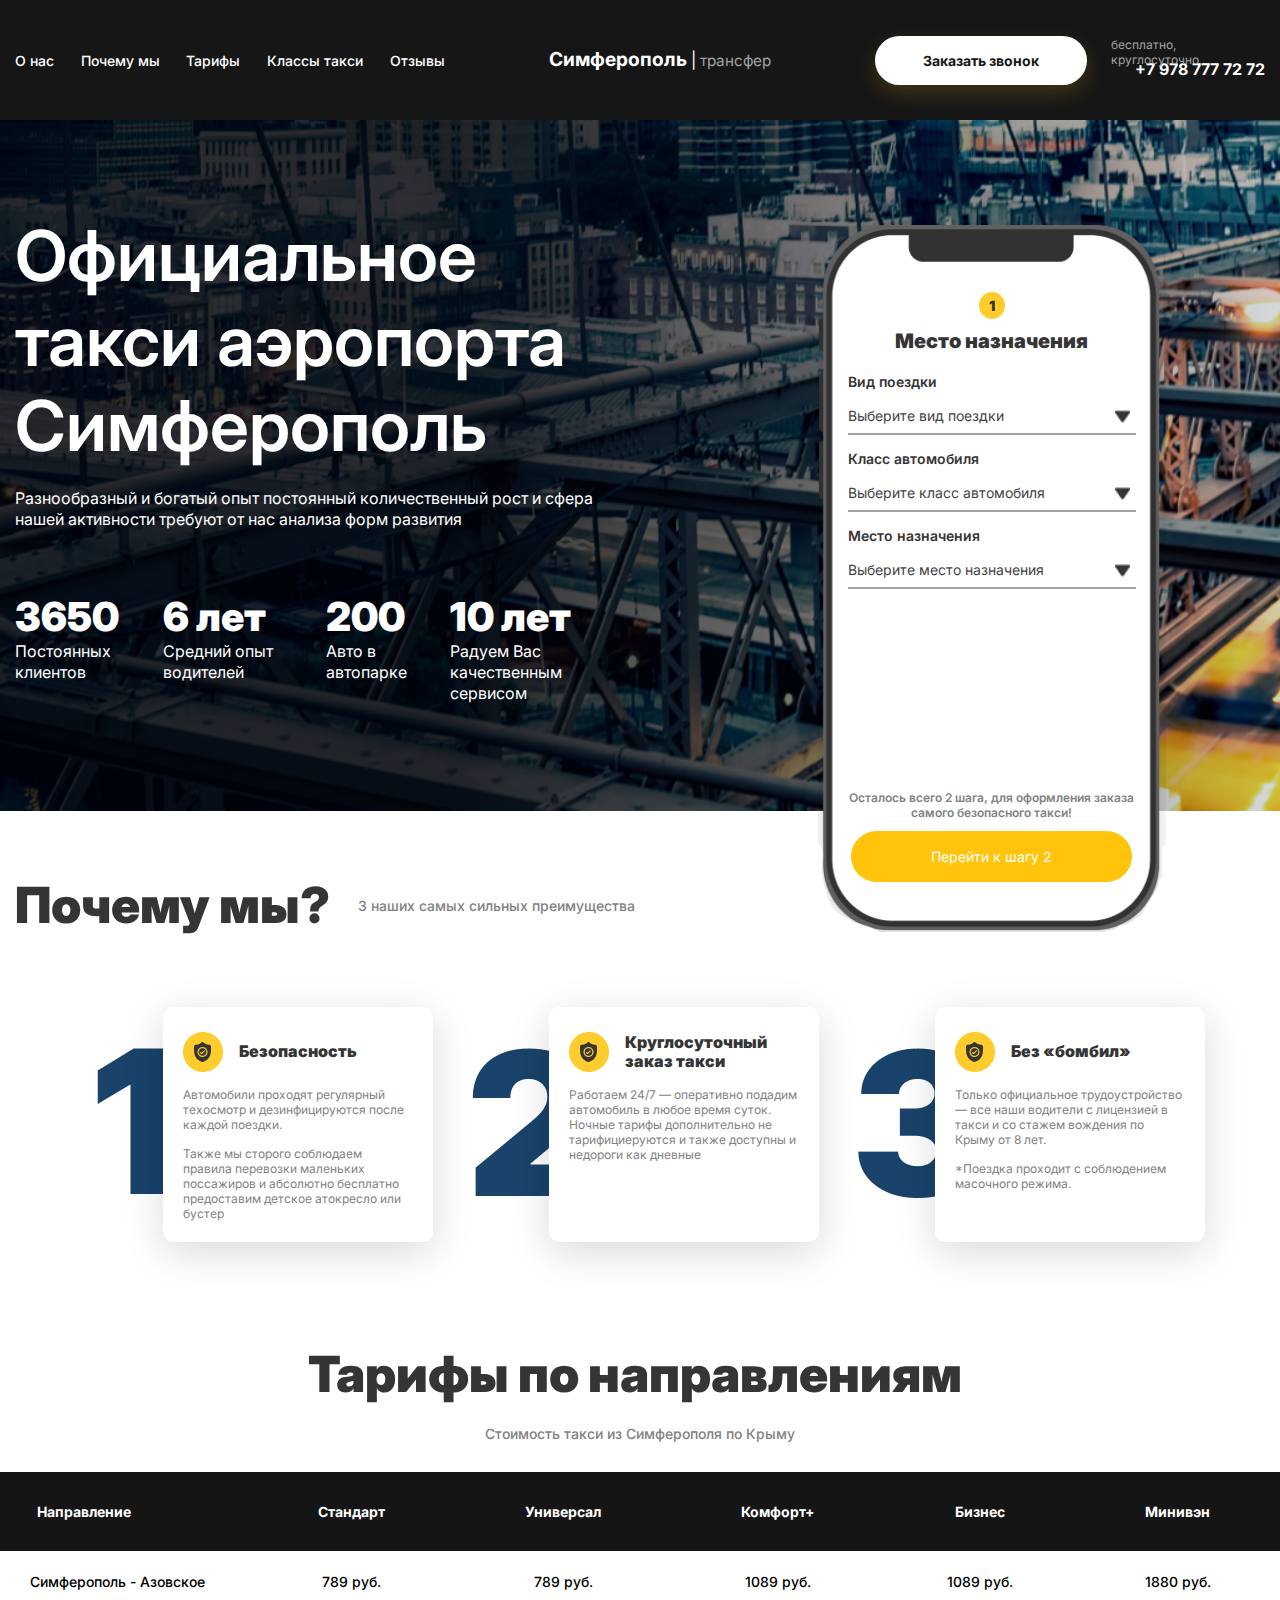
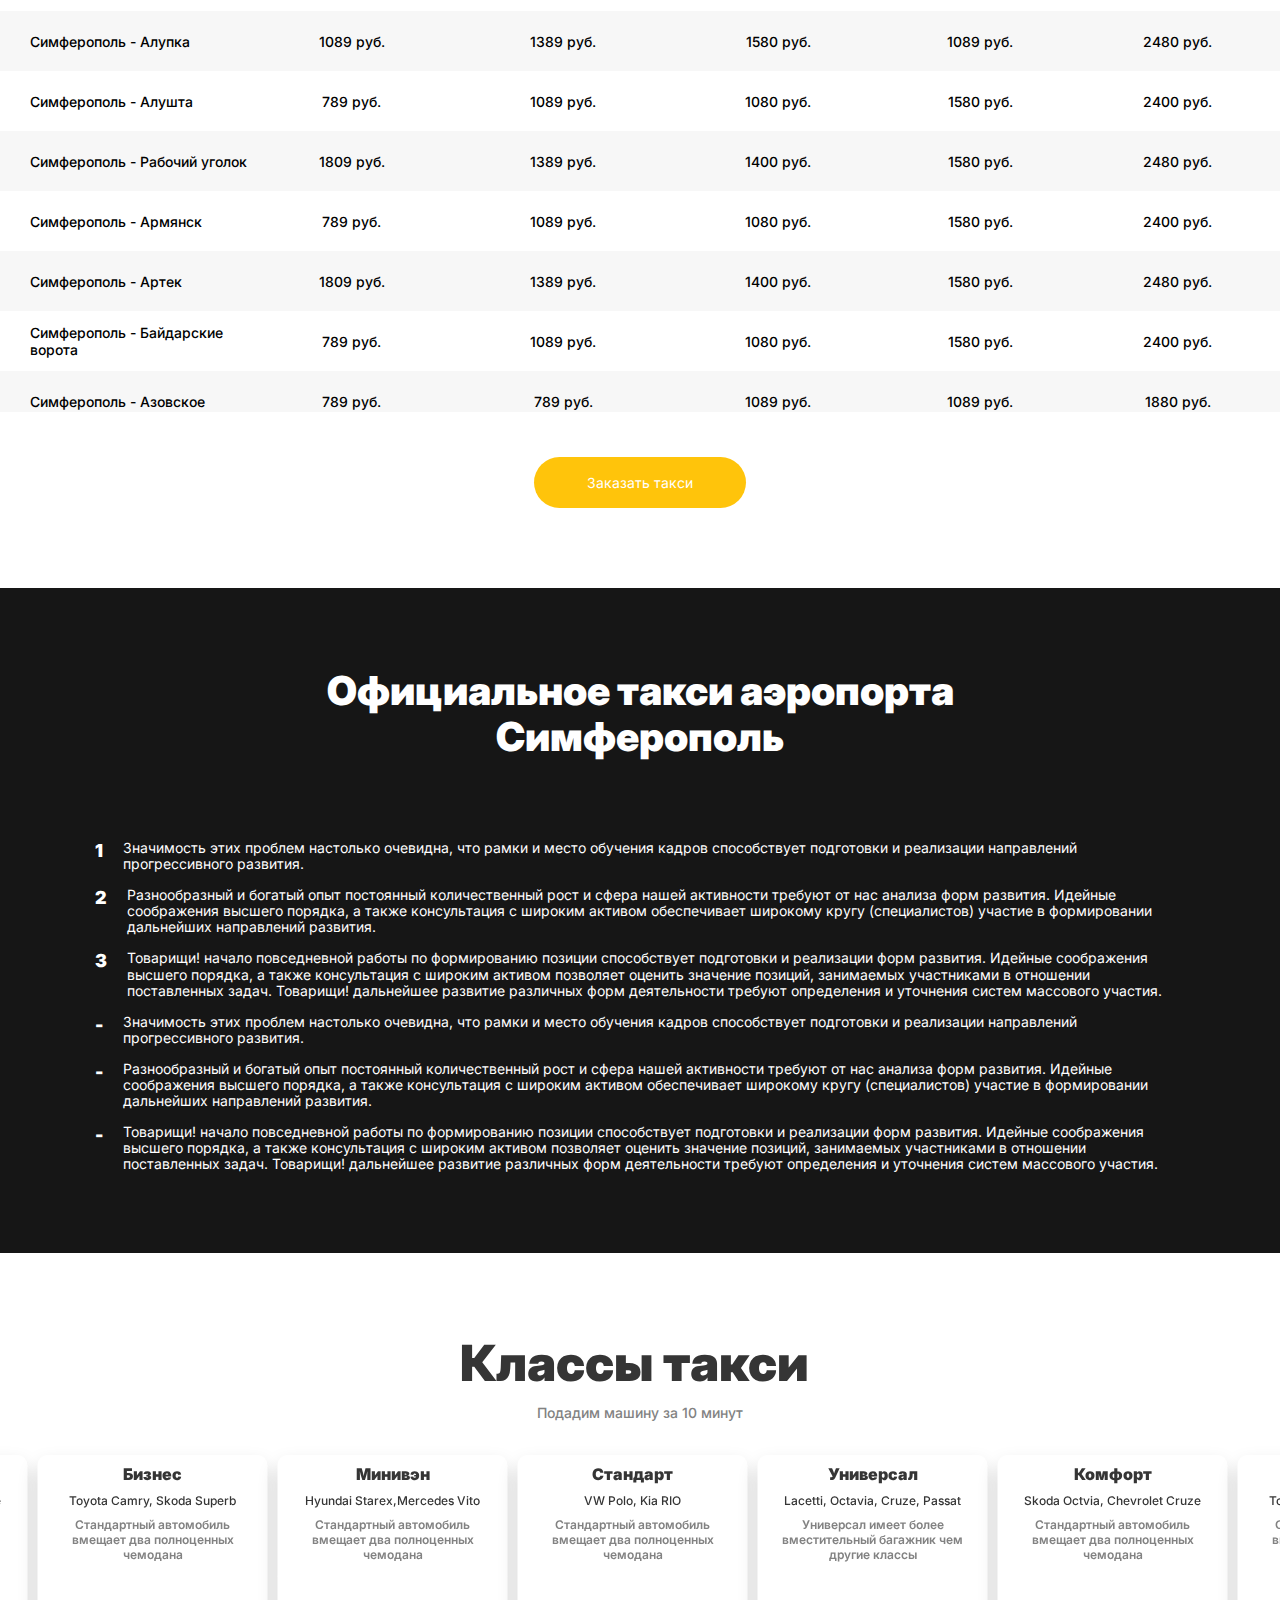
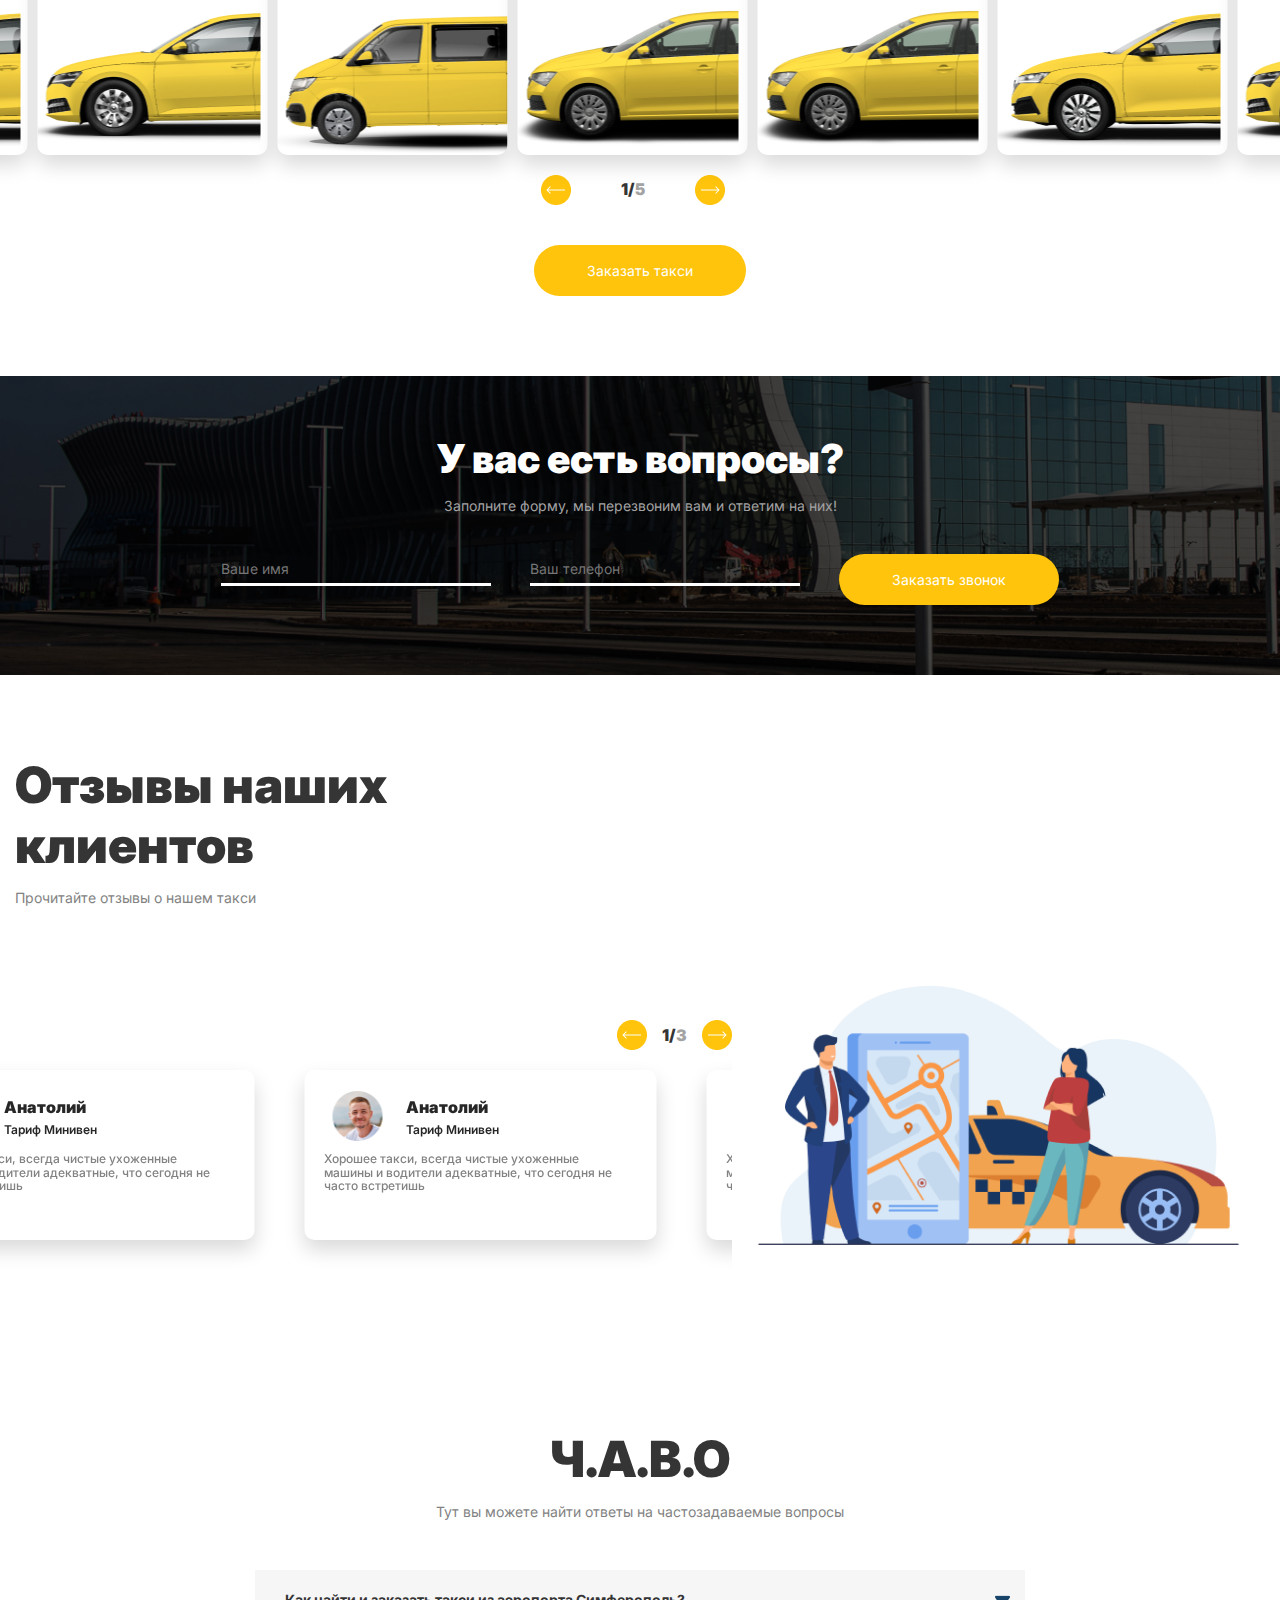
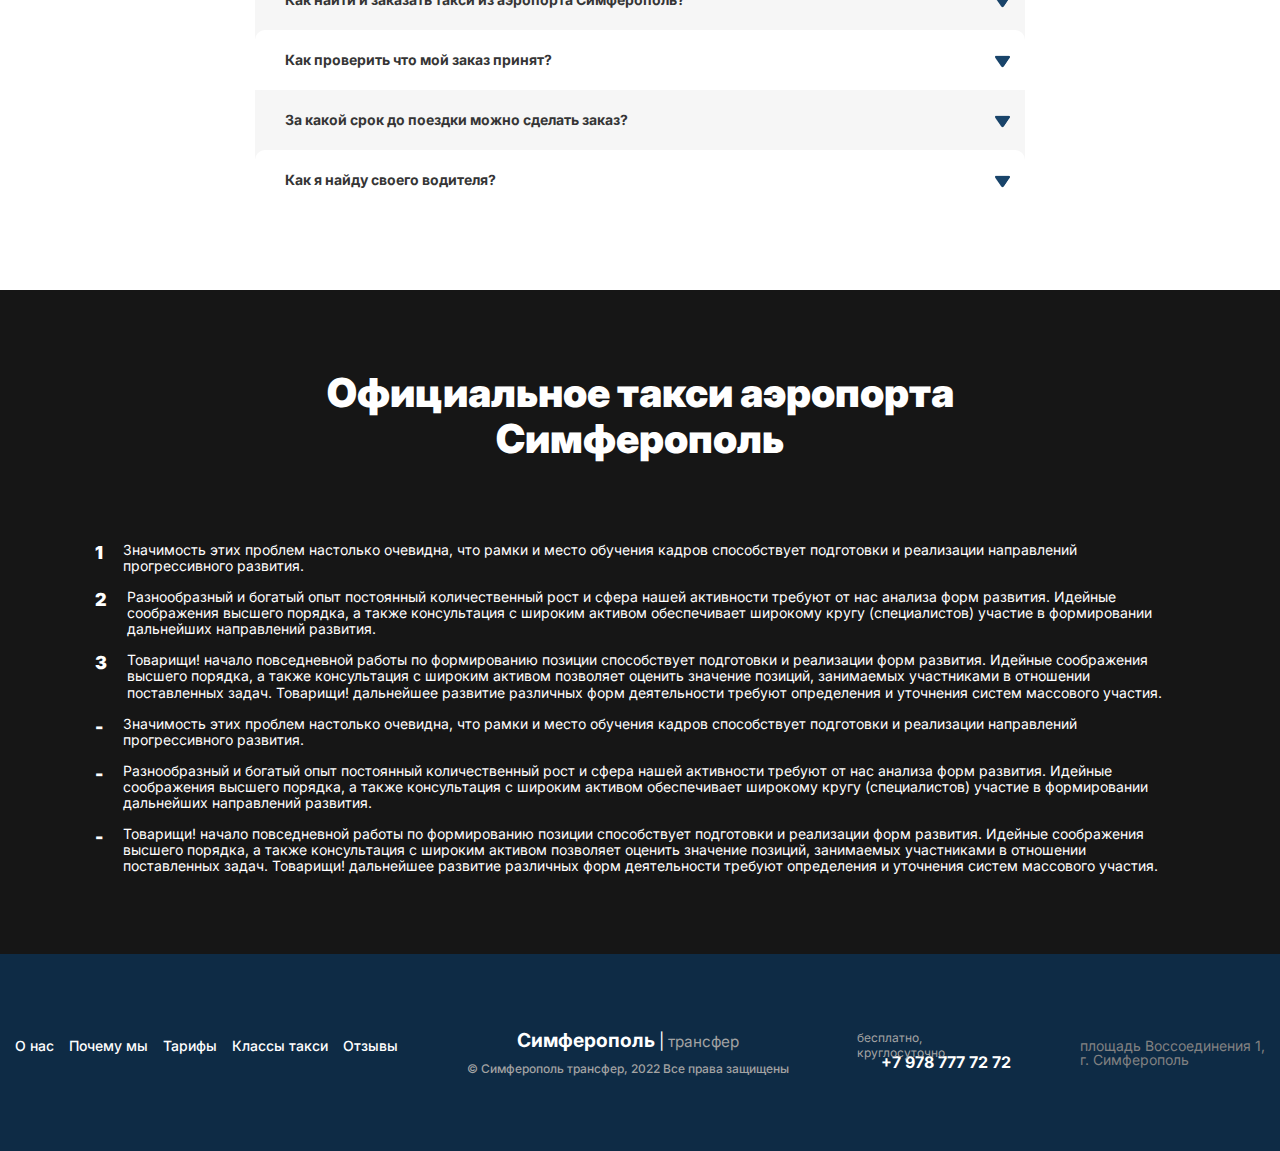
<file: index.html>
<!DOCTYPE html>
<html lang="ru">

<head>
	<title>Официальное такси аэропорта Симферополь</title>
	<meta charset="UTF-8">
	<meta name="format-detection" content="telephone=no">


	<link rel="stylesheet" href="css/style.min.css?_v=20220219135114">
	<link rel="shortcut icon" href="favicon.ico">
	<!-- <meta name="robots" content="noindex, nofollow"> -->
	<meta name="viewport" content="width=device-width, initial-scale=1.0">

	<meta name="title" content="Официальное такси аэропорта Симферополь" />
	<meta name="description" content="Разнообразный и богатый опыт постоянный количественный рост и сфера нашей активности требуют от нас анализа форм развития" />
	<meta property="og:type" content="website" />
	<meta property="og:url" content="site-url" />
	<meta property="og:title" content="Официальное такси аэропорта Симферополь" />
	<meta property="og:description" content="Разнообразный и богатый опыт постоянный количественный рост и сфера нашей активности требуют от нас анализа форм развития" />
	<meta property="og:image" content=img/banner.png" />
	<meta property="twitter:card" content="summary_large_image" />
	<meta property="twitter:url" content="site-url" />
	<meta property="twitter:title" content="Официальное такси аэропорта Симферополь" />
	<meta property="twitter:description" content="Разнообразный и богатый опыт постоянный количественный рост и сфера нашей активности требуют от нас анализа форм развития" />
	<meta property="twitter:image" content="img/tel.png" />
</head>

<body>
	<div class="wrapper">
		<header class="header">
			<div class="header__container">
				<div class="header__body">
					<nav class="header__navigations navigations">
						<a class="close-men scrollto" href="#about">О нас</a>
						<a class="close-men scrollto" href="#advantages">Почему мы</a>
						<a class="close-men scrollto" href="#table">Тарифы</a>
						<a class="close-men scrollto" href="#car">Классы такси</a>
						<a class="close-men scrollto" href="#reviews">Отзывы</a>
					</nav>
					<div class="header__logo logo">
						<a href="#"> Симферополь&nbsp<span class="logo__pl">|</span>&nbsp<span class="logo__span">трансфер</span></a>
					</div>
					<div class="header__contacts contact" data-da=".navigations, 649">
						<button type="submit" class="gta-two open-popup">Заказать звонок</button>

						<a class="contact__tel" href="tel:+79787777272">+7 978 777 72 72</a>
					</div>
					<div class="header__box">
						<a class="header__telefon" href="tel:+79787777272"><img src="img/tel.png?_v=1645267874559" alt=""></a>
						<button type="button" class="menu__icon icon-menu"><span></span></button>
					</div>
				</div>
			</div>
		</header>
		<main class="page">
			<section class="home-page">
				<div class="home-page__container">
					<div class="home-page__body">
						<div class="home-page__item content-box">
							<h1 class="content-box__title">Официальное такси аэропорта Симферополь</h1>
							<p>Разнообразный и богатый опыт постоянный количественный рост и сфера нашей активности требуют от нас анализа форм развития</p>
							<div class="content-box__block block-box">
								<div class="block-box__item">
									<span>3650</span>
									<p>Постоянных клиентов</p>
								</div>
								<div class="block-box__item">
									<span>6 лет</span>
									<p>Средний опыт водителей</p>
								</div>
								<div class="block-box__item">
									<span>200</span>
									<p>Авто в автопарке</p>
								</div>
								<div class="block-box__item">
									<span>10 лет</span>
									<p>Радуем Вас качественным сервисом</p>
								</div>
							</div>

						</div>
						<div class="home-page__item form-box" id="zakCar">
							<div class="form-box__inner">
								<form class="quiz-form" action="">
									<div class="quiz-form__box">
										<div class="quiz-form__header">
											<span class="quiz-form__page">1</span>
											<h3 class="quiz-form__titlr">Место назначения</h3>
										</div>
										<div class="quiz-form__body">
											<div class="quiz-form__item-a">
												<div class="select">
													<label for="select">Вид поездки</label>
													<a href="javascript:void(0);" class="slct">Выберите вид поездки</a>
													<ul class="drop">
														<li class="aero">Аэропорт</li>
														<li class="jd">Жд Вокзал</li>
														<li class="mj">Межгород</li>
													</ul>
													<input data-change="1" type="hidden" id="select" data="" />
												</div>
												<div class="select-a">
													<label for="select">Класс автомобиля</label>
													<a href="javascript:void(0);" class="slct">Выберите класс автомобиля</a>
													<ul class="drop">
														<li>Стандарт</li>
														<li>Универсал</li>
														<li>Комфорт</li>
														<li>Бизнес</li>
														<li>Минивэн</li>
													</ul>
													<input data-change="2" type="hidden" id="select" />
												</div>
												<div class="select-b">
													<label for="select">Место назначения</label>
													<a href="javascript:void(0);" class="slct">Выберите место назначения</a>
													<ul class="drop">
														<li>Алупка</li>
														<li>Алушта</li>
														<li>Азовское</li>
														<li>Артек</li>
														<li>Байдарские ворота</li>
														<li>Рабочий уголок</li>
														<li>Азовское</li>
													</ul>
													<input data-change="3" type="hidden" id="select" />
												</div>
												<div class="select-c">
													<label for="select">Место отправления</label>
													<a href="javascript:void(0);" class="slct">Выберите место отправления</a>
													<ul class="drop">
														<li>Центр города</li>
														<li>Окраина</li>
														<li>Улица красная</li>
													</ul>
													<input data-change="4" type="hidden" id="select" />
												</div>
											</div>
											<div class="quiz-form__item-b">
												<div class="name">
													<label class="label" for="name-q" maxlength="25">Ваше имя</label>
													<input type="text" name="name-q" id="name" placeholder="Введите ваше имя">
												</div>
												<div class="tel">
													<label class="label" for="telefon">Номер вашего телефона</label>
													<input class="tel" type="tel" name="tel" title="Используйте формат: +7 (777) 777-77-77" pattern="[+]7\s[\(]\d{3}[\)]\s\d{3}[\-]\d{2}[\-]\d{2}" minlength="11" maxlength="18" id="telefon" placeholder="+ 7 (___) ___-__-__">
												</div>
												<div class="time">
													<label class="label label-a" for="date">Дата и время подачи авто</label>
													<div class="time-box">
														<input type="date" name="date" id="date" placeholder="Дата и время подачи авто">
														<input type="time" name="time" id="time" data-popup="Время">

													</div>
												</div>
												<div class="count-reis">
													<label class="label" for="reis" maxlength="18">Номер рейса</label>
													<input type="text" name="" id="reis" placeholder="Введите номер рейса">
												</div>

											</div>
											<div class="quiz-form__item-c">
												<div class="count-passenger">
													<label for="passenger"> Кол-во взрослых пассажиров</label>
													<input type="number" name="passenger" id="p1" placeholder="Количество взрослых">
												</div>
												<div class="count-kind">
													<label for="kind"> Кол-во детей (младше 12 лет)</label>
													<input type="number" name="kind" id="k1" placeholder="Количество детей">
												</div>
												<div class="count-kind-a">
													<label for="kind-a">Кол-во младенцев (младше 1 года)</label>
													<input type="number" name="kind" id="k1-a" placeholder="Количество младенцев">
												</div>

												<div class="checkbox">
													<input id="c_1" data-error="Ошибка" class="checkbox__input" type="checkbox" value="1" name="form[]">
													<label for="c_1" class="checkbox__label"><span class="checkbox__text">Обратный трансфер</span></label>
												</div>
											</div>

											<div class="time time-transfer">
												<label class="label label-a" for="date">Дата и время подачи авто</label>
												<div class="time-box">
													<input type="date" name="date" id="date" placeholder="Дата и время подачи авто">
													<input type="time" name="time" id="time" data-popup="Время">

												</div>
											</div>
											<div class="comm">
												<label for="comment">Комментарий к заказу</label>
												<textarea class="comm__area" name="comment" id="" cols="30" rows="5" placeholder="Ваши комментарии и пожелания"></textarea>
											</div>

											<span class="quiz-form__summ">Стоимость Вашей поездки составляет: 1580 ₽ </span>

										</div>
									</div>
									<div class="quiz-form__footer">
										<p class="quiz-form__text">Осталось всего 2 шага, для оформления заказа самого безопасного такси!</p>
										<button type="submit" class="button quiz-form__btn-q-a btnn">Вернуться к шагу 1</button>

										<button type="submit" class="button quiz-form__btn-q btnn">Перейти к шагу 2</button>
										<button type="submit" class="button quiz-form__btn-q-c btnn">Перейти к шагу 3</button>
										<button type="submit" class="button quiz-form__btn-q-d btnn">Вернуться к шагу 2</button>
										<button type="submit" class="button quiz-form__btn-q-e zakaz open-popup btnn">Заказать такси</button>

									</div>

								</form>
								<img src="img/mocap.png?_v=1645267874559" alt=" Айфон 10">
							</div>
						</div>
					</div>
				</div>
			</section>
			<section class="advantages">

				<div class="advantages__container">
					<div class="advantages__body">
						<div class="advantages__item advantages--l">
							<h3 class="advantages__title" id="advantages">Почему мы?</h3>
							<p class="advantages__text">3 наших самых сильных преимущества</p>
						</div>
						<div class="advantages__item advantages__item--mod">
							<div class="advantages__block">
								<img class="advantages__image advantages__image--modyfy" src="img/11.png?_v=1645267874559" alt="">
								<div class="advantages__item--cart advantages__item--cart-a">
									<div class="advantages__item-cart-box">
										<img src="img/1.png?_v=1645267874559" alt="">
										<h4>Безопасность</h4>
									</div>
									<p>Автомобили проходят регулярный техосмотр и дезинфицируются после каждой поездки.</p> <br>
									<p>Также мы сторого соблюдаем правила перевозки маленьких поссажиров и абсолютно бесплатно предоставим детское атокресло
										или бустер</p>
								</div>
							</div>
							<div class="advantages__block">
								<img class="advantages__image" src="img/22.png?_v=1645267874559" alt="">
								<div class="advantages__item--cart advantages__item--cart-a">
									<div class="advantages__item-cart-box">
										<img src="img/1.png?_v=1645267874559" alt="">
										<h4>Круглосуточный
											заказ такси</h4>
									</div>
									<p>Работаем 24/7 — оперативно подадим автомобиль в любое время суток. Ночные тарифы дополнительно не тарифициеруются и также доступны
										и недороги как дневные</p>

								</div>
							</div>
							<div class="advantages__block">
								<img class="advantages__image" src="img/33.png?_v=1645267874559" alt="">
								<div class="advantages__item--cart advantages__item--cart-a">
									<div class="advantages__item-cart-box">
										<img src="img/1.png?_v=1645267874559" alt="">
										<h4>Без «бомбил»</h4>
									</div>
									<p>
										Только официальное трудоустройство — все наши водители с лицензией
										в такси и со стажем вождения по Крыму от 8 лет.
									</p> <br>
									<p> *Поездка проходит с соблюдением масочного режима.</p>
								</div>
							</div>
						</div>
					</div>
				</div>
			</section>
			<section class="table">
				<p class="kor-a" id="table"></p>
				<h3 class="table__title">Тарифы по направлениям</h3>
				<p class="table__text">Стоимость такси из Симферополя по Крыму</p>
				<div class="table__box">
					<table class="table__rates">
						<tr class="table__titles">
							<th class="table__item table__item--mod">Направление</th>
							<th class="table__item">Стандарт</th>
							<th class="table__item">Универсал</th>
							<th class="table__item">Комфорт+</th>
							<th class="table__item">Бизнес</th>
							<th class="table__item">Минивэн</th>
						</tr>
						<tr>
							<td class="table__td">Симферополь - Азовское</td>
							<td>789 руб.</td>
							<td>789 руб.</td>
							<td>1089 руб.</td>
							<td>1089 руб.</td>
							<td>1880 руб.</td>
						</tr>
						<tr>
							<td class="table__td">Симферополь - Алупка</td>
							<td>1089 руб.</td>
							<td>1389 руб.</td>
							<td>1580 руб.</td>
							<td>1089 руб.</td>
							<td>2480 руб.</td>
						</tr>
						<tr>
							<td class="table__td">Симферополь - Алушта</td>
							<td>789 руб.</td>
							<td>1089 руб.</td>
							<td>1080 руб.</td>
							<td>1580 руб.</td>
							<td>2400 руб.</td>
						</tr>
						<tr>
							<td class="table__td">Симферополь - Рабочий уголок</td>
							<td>1809 руб.</td>
							<td>1389 руб.</td>
							<td>1400 руб.</td>
							<td>1580 руб.</td>
							<td>2480 руб.</td>
						</tr>
						<tr>
							<td class="table__td">Симферополь - Армянск</td>
							<td>789 руб.</td>
							<td>1089 руб.</td>
							<td>1080 руб.</td>
							<td>1580 руб.</td>
							<td>2400 руб.</td>
						</tr>
						<tr>
							<td class="table__td">Симферополь - Артек</td>
							<td>1809 руб.</td>
							<td>1389 руб.</td>
							<td>1400 руб.</td>
							<td>1580 руб.</td>
							<td>2480 руб.</td>
						</tr>
						<tr>
							<td class="table__td">Симферополь - Байдарские ворота</td>
							<td>789 руб.</td>
							<td>1089 руб.</td>
							<td>1080 руб.</td>
							<td>1580 руб.</td>
							<td>2400 руб.</td>
						</tr>
						<tr>
							<td class="table__td">Симферополь - Азовское</td>
							<td>789 руб.</td>
							<td>789 руб.</td>
							<td>1089 руб.</td>
							<td>1089 руб.</td>
							<td>1880 руб.</td>
						</tr>
						<tr>
							<td class="table__td">Симферополь - Азовское</td>
							<td>789 руб.</td>
							<td>789 руб.</td>
							<td>1089 руб.</td>
							<td>1089 руб.</td>
							<td>1880 руб.</td>
						</tr>
						<tr>
							<td class="table__td">Симферополь - Азовское</td>
							<td>789 руб.</td>
							<td>789 руб.</td>
							<td>1089 руб.</td>
							<td>1089 руб.</td>
							<td>1880 руб.</td>
						</tr>
						<tr>
							<td class="table__td">Симферополь - Азовское</td>
							<td>789 руб.</td>
							<td>789 руб.</td>
							<td>1089 руб.</td>
							<td>1089 руб.</td>
							<td>1880 руб.</td>
						</tr>
						<tr>
							<td class="table__td">Симферополь - Азовское</td>
							<td>789 руб.</td>
							<td>789 руб.</td>
							<td>1089 руб.</td>
							<td>1089 руб.</td>
							<td>1880 руб.</td>
						</tr>
						<tr>
							<td class="table__td">Симферополь - Азовское</td>
							<td>789 руб.</td>
							<td>789 руб.</td>
							<td>1089 руб.</td>
							<td>1089 руб.</td>
							<td>1880 руб.</td>
						</tr>
						<tr>
							<td class="table__td">Симферополь - Азовское</td>
							<td>789 руб.</td>
							<td>789 руб.</td>
							<td>1089 руб.</td>
							<td>1089 руб.</td>
							<td>1880 руб.</td>
						</tr>
						<tr>
							<td class="table__td">Симферополь - Азовское</td>
							<td>789 руб.</td>
							<td>789 руб.</td>
							<td>1089 руб.</td>
							<td>1089 руб.</td>
							<td>1880 руб.</td>
						</tr>
						<tr>
							<td class="table__td">Симферополь - Азовское</td>
							<td>789 руб.</td>
							<td>789 руб.</td>
							<td>1089 руб.</td>
							<td>1089 руб.</td>
							<td>1880 руб.</td>
						</tr>
						<tr>
							<td class="table__td">Симферополь - Азовское</td>
							<td>789 руб.</td>
							<td>789 руб.</td>
							<td>1089 руб.</td>
							<td>1089 руб.</td>
							<td>1880 руб.</td>
						</tr>
					</table>
				</div>


				<button type="submit" class="botton open-popup btnn">Заказать такси</button>
			</section>
			<section class="about" id="about">
				<div class="about__container">
					<div class="about__body">
						<h3>Официальное такси
							аэропорта Симферополь</h3>
						<ul class="about__list">
							<li><span>1</span>Значимость этих проблем настолько очевидна, что рамки и место обучения кадров способствует подготовки и реализации направлений прогрессивного развития.</li>
							<li><span>2</span>
								Разнообразный и богатый опыт постоянный количественный рост и сфера нашей активности требуют от нас анализа форм развития. Идейные соображения высшего порядка, а также консультация с широким активом обеспечивает широкому кругу (специалистов) участие в формировании дальнейших направлений развития. </li>
							<li><span>3</span>
								Товарищи! начало повседневной работы по формированию позиции способствует подготовки и реализации форм развития. Идейные соображения высшего порядка, а также консультация с широким активом позволяет оценить значение позиций, занимаемых участниками в отношении поставленных задач. Товарищи! дальнейшее развитие различных форм деятельности требуют определения и уточнения систем массового участия.</li>
							<li><span>-</span>
								Значимость этих проблем настолько очевидна, что рамки и место обучения кадров способствует подготовки и реализации направлений прогрессивного развития. </li>
							<li><span>-</span>
								Разнообразный и богатый опыт постоянный количественный рост и сфера нашей активности требуют от нас анализа форм развития. Идейные соображения высшего порядка, а также консультация с широким активом обеспечивает широкому кругу (специалистов) участие в формировании дальнейших направлений развития. </li>
							</li>
							<li><span>-</span>
								Товарищи! начало повседневной работы по формированию позиции способствует подготовки и реализации форм развития. Идейные соображения высшего порядка, а также консультация с широким активом позволяет оценить значение позиций, занимаемых участниками в отношении поставленных задач. Товарищи! дальнейшее развитие различных форм деятельности требуют определения и уточнения систем массового участия.</li>
						</ul>
					</div>

				</div>

			</section>
			<section class="car" id="car">
				<div class="car__container">
					<div class="car__body">
						<h3 class="table__title car__titles">Классы такси</h3>
						<p class="table__text car__txt">Подадим машину за 10 минут</p>
						<div class="car__slider">
							<div class="car__swiper">
								<div class="car__slide">
									<div class="car__item">
										<h4 class="car__title">Стандарт</h4>
										<span class="car__mark">VW Polo, Kia RIO</span>
										<p class="car__description">Стандартный автомобиль
											вмещает два полноценных чемодана</p>
										<img class="car__image" src="img/standart.png?_v=1645267874559" alt="Машина стандартного класса">
									</div>


								</div>
								<div class="car__slide">
									<div class="car__item">
										<h4 class="car__title">Универсал</h4>
										<span class="car__mark">Lacetti, Octavia, Cruze, Passat</span>
										<p class="car__description">Универсал имеет более вместительный багажник чем другие классы</p>
										<img class="car__image" src="img/standart.png?_v=1645267874559" alt="Машина стандартного класса">
									</div>
								</div>
								<div class="car__slide">
									<div class="car__item">
										<h4 class="car__title">Комфорт</h4>
										<span class="car__mark">Skoda Octvia, Chevrolet Cruze</span>
										<p class="car__description">Стандартный автомобиль
											вмещает два полноценных чемодана</p>
										<img class="car__image" src="img/komfort.png?_v=1645267874559" alt="Машина стандартного класса">
									</div>


								</div>
								<div class="car__slide">
									<div class="car__item">
										<h4 class="car__title">Бизнес</h4>
										<span class="car__mark">Toyota Camry, Skoda Superb</span>
										<p class="car__description">Стандартный автомобиль
											вмещает два полноценных чемодана</p>
										<img class="car__image" src="img/bysnes.png?_v=1645267874559" alt="Машина стандартного класса">
									</div>


								</div>
								<div class="car__slide">
									<div class="car__item">
										<h4 class="car__title">Минивэн</h4>
										<span class="car__mark">Hyundai Starex,Mercedes Vito</span>
										<p class="car__description">Стандартный автомобиль
											вмещает два полноценных чемодана</p>
										<img class="car__image" src="img/mini.png?_v=1645267874559" alt="Машина стандартного класса">
									</div>


								</div>
							</div>
							<div class="vox">
								<div class="prev"><img src="img/prev.png?_v=1645267874559" alt="Стрелочка назад"></div>
								<div class="pagination"></div>
								<div class="next"><img src="img/next.png?_v=1645267874559" alt="Стрелочка вперед"></div>

							</div>

						</div>
						<a href="#zakCar" type="submit" class="zakr">Заказать такси</a>

					</div>

				</div>

			</section>
			<section class="fidbek">
				<div class="fidbek__container">
					<div class="fidbek__body">
						<h3 class="fidbek__title">У вас есть вопросы?</h3>
						<p class="fidbek__text">Заполните форму, мы перезвоним вам и ответим на них!</p>
						<form action="#" id="form" class="fidbek__form">
							<input autocomplete="off" id="formName" type="text" name="name" data-error="Ошибка" placeholder="Ваше имя" class="fidbek__form-input">
							<input autocomplete="off" id="formTel" type="text" name="tel" data-error="Ошибка" placeholder="Ваш телефон" class="fidbek__form-input tel">

							<button class=" btnn fidbek__btn open-popup zakaz " type="submit">Заказать звонок</button>
						</form>
					</div>

				</div>

			</section>
			<section class="reviews" id="reviews">
				<div class="reviews__container">
					<div class="reviews__body">
						<h3 class="reviews__title">Отзывы
							наших клиентов</h3>
						<p>Прочитайте отзывы о нашем такси</p>
						<div class="reviews__box">
							<div class="reviews__slider">
								<div class="vox sd" data-da=".reviews__slider, 420">
									<div class="prevr"><img src="img/prev.png?_v=1645267874559" alt="Стрелочка назад"></div>
									<div class="pagination"></div>
									<div class="nextr"><img src="img/next.png?_v=1645267874559" alt="Стрелочка вперед"></div>

								</div>
								<div class="reviews__swiper">

									<div class="reviews__slide">
										<div class="reviews__item">
											<img src="img/a28.png?_v=1645267874559" alt="Фото человека">
											<h4>Анатолий </h4>
											<h5>Тариф Минивен</h5>
											<p>Хорошее такси, всегда чистые ухоженные машины и водители адекватные, что сегодня
												не часто встретишь</p>
										</div>

									</div>
									<div class="reviews__slide">
										<div class="reviews__item">
											<img src="img/b29.png?_v=1645267874559" alt="Фото человека">
											<h4>Светлана</h4>
											<h5>Тариф Бизнес</h5>
											<p>Хорошее такси, всегда чистые ухоженные машины и водители адекватные, что сегодня
												не часто встретишь</p>
										</div>

									</div>
									<div class="reviews__slide">
										<div class="reviews__item">
											<img src="img/a28.png?_v=1645267874559" alt="Фото человека">
											<h4>Анатолий </h4>
											<h5>Тариф Минивен</h5>
											<p>Хорошее такси, всегда чистые ухоженные машины и водители адекватные, что сегодня
												не часто встретишь</p>
										</div>

									</div>
								</div>
							</div>
							<div class="reviews__image">
								<img src="img/ng.png?_v=1645267874559" alt="Картинка людей у такси">
							</div>


						</div>

					</div>

				</div>

			</section>
			<section class="overview">
				<div class="overview__container">
					<div class="overview__body">
						<h3 class="overview__title">Ч.А.В.О</h3>
						<p class="overview__p">Тут вы можете найти ответы на частозадаваемые вопросы</p>
						<div data-spollers class="spollers">
							<div class="spollers__item">
								<button type="button" data-spoller class="spollers__title">Как найти и заказать такси из аэропорта Симферополь?</button>
								<div class="spollers__body">Контент спойлера</div>
							</div>
						</div>
						<div data-spollers class="spollers">
							<div class="spollers__item">
								<button type="button" data-spoller class="spollers__title" style="background-color: #fff;">Как проверить что мой заказ принят?</button>
								<div class="spollers__body">Контент спойлера</div>
							</div>
						</div>
						<div data-spollers class="spollers">
							<div class="spollers__item">
								<button type="button" data-spoller class="spollers__title">За какой срок до поездки можно сделать заказ?</button>
								<div class="spollers__body">Контент спойлера</div>
							</div>
						</div>
						<div data-spollers class="spollers">
							<div class="spollers__item">
								<button type="button" data-spoller class="spollers__title" style="background-color: #fff;">Как я найду своего водителя?</button>
								<div class="spollers__body">За сутки и за 12 часов до поездки с Вами свяжется водитель и сообщит марку автомобиля, цвет, государственный номер и скажет как его найти, либо спросит куда к Вам подойти.</div>
							</div>
						</div>
					</div>

				</div>

			</section>
			<section class="about">
				<div class="about__container">
					<div class="about__body">
						<h3>Официальное такси
							аэропорта Симферополь</h3>
						<ul class="about__list">
							<li><span>1</span>Значимость этих проблем настолько очевидна, что рамки и место обучения кадров способствует подготовки и реализации направлений прогрессивного развития.</li>
							<li><span>2</span>
								Разнообразный и богатый опыт постоянный количественный рост и сфера нашей активности требуют от нас анализа форм развития. Идейные соображения высшего порядка, а также консультация с широким активом обеспечивает широкому кругу (специалистов) участие в формировании дальнейших направлений развития. </li>
							<li><span>3</span>
								Товарищи! начало повседневной работы по формированию позиции способствует подготовки и реализации форм развития. Идейные соображения высшего порядка, а также консультация с широким активом позволяет оценить значение позиций, занимаемых участниками в отношении поставленных задач. Товарищи! дальнейшее развитие различных форм деятельности требуют определения и уточнения систем массового участия.</li>
							<li><span>-</span>
								Значимость этих проблем настолько очевидна, что рамки и место обучения кадров способствует подготовки и реализации направлений прогрессивного развития. </li>
							<li><span>-</span>
								Разнообразный и богатый опыт постоянный количественный рост и сфера нашей активности требуют от нас анализа форм развития. Идейные соображения высшего порядка, а также консультация с широким активом обеспечивает широкому кругу (специалистов) участие в формировании дальнейших направлений развития. </li>
							</li>
							<li><span>-</span>
								Товарищи! начало повседневной работы по формированию позиции способствует подготовки и реализации форм развития. Идейные соображения высшего порядка, а также консультация с широким активом позволяет оценить значение позиций, занимаемых участниками в отношении поставленных задач. Товарищи! дальнейшее развитие различных форм деятельности требуют определения и уточнения систем массового участия.</li>
						</ul>
					</div>

				</div>

			</section>
			<div class="popup">
				<div class="popup__body">
					<button class="close-popup" href=""><img src="img/close.svg?_v=1645267874559" alt="Закрыть окно"></button>
					<h3 class="popup__title">Заказать звонок</h3>
					<p class="popup__text">Заполните форму, и мы перезвоним вам через 1 минуту!</p>
					<form class="popup__form" action="#">
						<input class="popup__input" type="text" placeholder="Сидоров Иван Иванович">
						<input class="popup__input tel" type="tel" placeholder="+7 (953)-222-11-11">
						<button class="popup__btn zakaz btnn" type="submit">Заказать звонок</button>
					</form>
					<div class="popup__output">
						<h3>Ваша заявка принята!</h3>
						<p>Ваша заявка принята,
							скоро Вам перезвонит наш оператор</p>
						<button type="submit" class="button close-popup popup__btn btnn">Вернуться на сайт</button>
					</div>
				</div>
			</div>
		</main>
		<footer class="footer">
			<div class="footer__container">
				<div class="footer__body">
					<nav class="header__navigations  footer__navi">
						<a class=" scrollto" href="#about">О нас</a>
						<a class=" scrollto" href="#advantages">Почему мы</a>
						<a class=" scrollto" href="#table">Тарифы</a>
						<a class=" scrollto" href="#car">Классы такси</a>
						<a class=" scrollto" href="#reviews">Отзывы</a>
					</nav>
					<div class="header__logo logo logo-footer">
						<a href="#"> Симферополь&nbsp<span class="logo__pl">|</span>&nbsp<span class="logo__span">трансфер</span></a>
						<p class="footer__text">© Симферополь трансфер, 2022 Все права защищены</p>
					</div>
					<a class="contact__tel footer__tel" href="tel:+79787777272">+7 978 777 72 72</a>
					<div class="footer__addr" itemscope itemtype="http://schema.org/Organization">
						<div itemprop="address" itemscope itemtype="http://schema.org/PostalAddress">
							<span itemprop="streetAddress">площадь Воссоединения 1,</span>
							<br />
							<span itemprop="addressLocality">г. Симферополь</span>
						</div>
					</div>
				</div>

			</div>
		</footer>
	</div>
	<script src="https://cdnjs.cloudflare.com/ajax/libs/jquery/3.6.0/jquery.min.js" integrity="sha512-894YE6QWD5I59HgZOGReFYm4dnWc1Qt5NtvYSaNcOP+u1T9qYdvdihz0PPSiiqn/+/3e7Jo4EaG7TubfWGUrMQ==" crossorigin="anonymous" referrerpolicy="no-referrer"></script>
	<!-- 
<div id="popup" aria-hidden="true" class="popup">
	<div class="popup__wrapper">
		<div class="popup__content">
			<button data-close type="button" class="popup__close">Закрыть</button>
			<div class="popup__text">
			</div>
		</div>
	</div>
</div>
 -->

	<script src="js/app.min.js?_v=20220219135114"></script>
</body>

</html>
</file>
<file: css/style.min.css>
@charset "UTF-8";@import url(https://fonts.googleapis.com/css?family=Inter:100,200,300,regular,500,600,700,800,900);*{padding:0;margin:0;border:0}*,:after,:before{-webkit-box-sizing:border-box;box-sizing:border-box}body,html{height:100%;min-width:320px}body{color:#828282;line-height:1;font-family:Inter;font-size:.875rem;-ms-text-size-adjust:100%;-moz-text-size-adjust:100%;-webkit-text-size-adjust:100%;-webkit-font-smoothing:antialiased;-moz-osx-font-smoothing:grayscale}button,input,textarea{font-family:Inter;font-size:inherit}button{cursor:pointer;color:inherit;background-color:inherit}a{color:inherit}a:link,a:visited{text-decoration:none}a:hover{text-decoration:none}ul li{list-style:none}img{vertical-align:top}h1,h2,h3,h4,h5,h6{font-weight:inherit;font-size:inherit}body{font-family:Inter}.lock body{overflow:hidden;-ms-touch-action:none;touch-action:none}.wrapper{min-height:100%;display:-webkit-box;display:-ms-flexbox;display:flex;-webkit-box-orient:vertical;-webkit-box-direction:normal;-ms-flex-direction:column;flex-direction:column;overflow:hidden}.wrapper>main{-webkit-box-flex:1;-ms-flex:1 1 auto;flex:1 1 auto}.wrapper>*{min-width:0}[class*=__container]{max-width:85.625rem;-webkit-box-sizing:content-box;box-sizing:content-box;margin:0 auto;padding:0 .9375rem}[class*=-ibg]{position:relative}[class*=-ibg] img{position:absolute;width:100%;height:100%;top:0;left:0;-o-object-fit:cover;object-fit:cover}[class*=-ibg_contain] img{-o-object-fit:contain;object-fit:contain}@-webkit-keyframes scal{0%{-webkit-transform:scale(0);transform:scale(0)}75%{-webkit-transform:scale(0);transform:scale(0)}100%{-webkit-transform:scale(1);transform:scale(1)}}@keyframes scal{0%{-webkit-transform:scale(0);transform:scale(0)}75%{-webkit-transform:scale(0);transform:scale(0)}100%{-webkit-transform:scale(1);transform:scale(1)}}.header{width:100%;height:auto;-webkit-animation:scal 2.8s forwards;animation:scal 2.8s forwards;background-color:#161616;position:fixed;top:0;left:0;z-index:15}.header__body{width:100%;height:7.5rem;display:-webkit-box;display:-ms-flexbox;display:flex;-webkit-box-pack:justify;-ms-flex-pack:justify;justify-content:space-between;-webkit-box-align:center;-ms-flex-align:center;align-items:center}.header__box{-webkit-box-ordinal-group:4;-ms-flex-order:3;order:3;display:-webkit-box;display:-ms-flexbox;display:flex;-webkit-box-align:center;-ms-flex-align:center;align-items:center;-webkit-box-pack:justify;-ms-flex-pack:justify;justify-content:space-between;display:none;gap:30px}.header__telefon{display:none}.contact{display:-webkit-box;display:-ms-flexbox;display:flex;-webkit-box-align:center;-ms-flex-align:center;align-items:center;-ms-flex-pack:distribute;justify-content:space-around}.contact__tel{position:relative;font-weight:700;font-size:1rem;line-height:1.1875;padding-top:1.1875rem;padding-left:1.5rem;color:#fff}.contact__tel::before{font-size:.75rem;font-weight:400;line-height:1.25;content:"бесплатно, круглосуточно";color:#a3a3a3;position:absolute;top:-10%;left:0}.navigations{display:-webkit-box;display:-ms-flexbox;display:flex;-webkit-box-align:center;-ms-flex-align:center;align-items:center;-ms-flex-pack:distribute;justify-content:space-around;min-width:20rem}.navigations a{font-family:Inter;font-style:normal;font-weight:500;font-size:.875rem;line-height:1.2142857143;color:#fff}.navigations a :active,.navigations a:hover{color:#a3a3a3}.menu-open .navigations{-webkit-transition:-webkit-transform .4s ease-in-out;transition:-webkit-transform .4s ease-in-out;-o-transition:transform .4s ease-in-out;transition:transform .4s ease-in-out;transition:transform .4s ease-in-out,-webkit-transform .4s ease-in-out}.logo{-webkit-transition:-webkit-transform ease-in .3s;transition:-webkit-transform ease-in .3s;-o-transition:transform ease-in .3s;transition:transform ease-in .3s;transition:transform ease-in .3s,-webkit-transform ease-in .3s;font-weight:700;line-height:1.2;font-style:normal;z-index:20;color:#fff}.logo__span{font-weight:400;font-size:1rem;line-height:1.1875;color:#a3a3a3}.logo__pl{font-weight:400;font-size:1.1875rem;color:#fff}.logo:hover{-webkit-transform:scale(1.068);-ms-transform:scale(1.068);transform:scale(1.068)}.gta-two{-webkit-transition:background ease-in .3s;-o-transition:background ease-in .3s;transition:background ease-in .3s;padding:1rem 3rem;-webkit-box-shadow:0 8px 20px rgba(255,196,11,.18);box-shadow:0 8px 20px rgba(255,196,11,.18);border-radius:30px;font-size:.875rem;line-height:1.2142857143;font-weight:700;background:#fff;color:#161616}.gta-two :active,.gta-two:hover{background:#999;color:#fff}.popup__output{display:none}@-webkit-keyframes abv{from{opacity:0}to{opacity:0}}@keyframes abv{from{opacity:0}to{opacity:0}}.icon-menu{display:none}.footer{width:100%;background:#0e2b45;overflow:hidden}.footer__body{width:100%;padding:4.6875rem 0;display:-webkit-box;display:-ms-flexbox;display:flex;-webkit-box-pack:justify;-ms-flex-pack:justify;justify-content:space-between;-webkit-box-align:center;-ms-flex-align:center;align-items:center;gap:15px}.footer__navi{display:-webkit-box;display:-ms-flexbox;display:flex;-webkit-box-align:center;-ms-flex-align:center;align-items:center;-ms-flex-pack:distribute;justify-content:space-around;gap:15px}.footer__navi a{font-family:Inter;font-style:normal;font-weight:500;margin-bottom:.9375rem;font-size:.875rem;line-height:1.2142857143;color:#fff}.footer__navi a :active,.footer__navi a:hover{color:#a3a3a3}.logo-footer{display:-webkit-box;display:-ms-flexbox;display:flex;-webkit-box-orient:vertical;-webkit-box-direction:normal;-ms-flex-direction:column;flex-direction:column;-webkit-box-align:center;-ms-flex-align:center;align-items:center;-webkit-box-pack:center;-ms-flex-pack:center;justify-content:center;z-index:2}.logo-footer p{margin-top:.625rem;font-family:Inter;font-weight:500;font-size:12px;line-height:115.2%;text-align:center;color:#a3a3a3;font-style:normal}@-webkit-keyframes introLoad{from{-webkit-clip-path:polygon(0 0,100% 0,100% 0,0 0);clip-path:polygon(0 0,100% 0,100% 0,0 0)}to{-webkit-clip-path:polygon(0 0,100% 0,100% 100%,0 100%);clip-path:polygon(0 0,100% 0,100% 100%,0 100%)}}@keyframes introLoad{from{-webkit-clip-path:polygon(0 0,100% 0,100% 0,0 0);clip-path:polygon(0 0,100% 0,100% 0,0 0)}to{-webkit-clip-path:polygon(0 0,100% 0,100% 100%,0 100%);clip-path:polygon(0 0,100% 0,100% 100%,0 100%)}}.page{width:100%}.page__home{width:100%}.home-page{background:-o-linear-gradient(359.74deg,rgba(0,3,12,.82) 35.39%,rgba(1,12,39,.15) 99.7%),url(../img/bg.png);background:linear-gradient(90.26deg,rgba(0,3,12,.82) 35.39%,rgba(1,12,39,.15) 99.7%),url(../img/bg.png);background-size:cover;background-repeat:no-repeat;background-position:center;-webkit-animation:introLoad 1.5s;animation:introLoad 1.5s}.home-page__body{width:100%;display:-webkit-box;display:-ms-flexbox;display:flex;-webkit-box-align:start;-ms-flex-align:start;align-items:flex-start;-webkit-box-pack:justify;-ms-flex-pack:justify;justify-content:space-between;padding-top:7.5rem;position:relative}.home-page__item{-ms-flex-preferred-size:50%;flex-basis:50%}.content-box__title{margin-top:5.8125rem;font-size:4.375rem;line-height:1.2142857143;font-weight:600;color:#fff;margin-bottom:1.25rem}.content-box p{font-size:1rem;line-height:1.3125;color:#fff}.block-box{margin-top:3.9375rem;margin-bottom:6.6875rem;display:-webkit-box;display:-ms-flexbox;display:flex;-webkit-box-pack:justify;-ms-flex-pack:justify;justify-content:space-between;-webkit-box-align:start;-ms-flex-align:start;align-items:flex-start;-webkit-column-gap:35px;-moz-column-gap:35px;column-gap:35px;row-gap:20px}.block-box__item span{font-size:2.5rem;line-height:1.2;color:#fff;font-weight:900}.block-box p{max-width:100%}.form-box{-webkit-animation:scal 1.9s forwards;animation:scal 1.9s forwards;padding-top:60px;padding-left:.9375rem;position:absolute;left:63%;z-index:2;top:20%;display:-webkit-box;display:-ms-flexbox;display:flex;-webkit-box-pack:center;-ms-flex-pack:center;justify-content:center}.form-box__inner{padding:1.875rem;padding-top:3.75rem;width:21.75rem;height:44.375rem;position:relative;z-index:3}.form-box__inner img{top:0;left:0;width:100%;z-index:1;height:100%;position:absolute;overflow:hidden}.form-box__form{position:absolute;z-index:2}.form-box__page{position:absolute;top:10%;left:50%;z-index:2;width:1.375rem;height:1.375rem;border-radius:50%;background-color:#fecc2d;color:#353535;font-family:Inter;font-style:normal;font-weight:900;font-size:14px;line-height:17px;left:47%;display:-webkit-box;display:-ms-flexbox;display:flex;-webkit-box-pack:center;-ms-flex-pack:center;justify-content:center;-webkit-box-align:center;-ms-flex-align:center;align-items:center}.form-box__page-a{position:absolute;left:15%;top:23%;z-index:2;display:-webkit-box;display:-ms-flexbox;display:flex;-webkit-box-orient:vertical;-webkit-box-direction:normal;-ms-flex-direction:column;flex-direction:column;-webkit-box-align:start;-ms-flex-align:start;align-items:flex-start;-webkit-box-pack:start;-ms-flex-pack:start;justify-content:flex-start}.form-box__page-a h3{margin-bottom:.9375rem}.form-box__page-b{position:absolute;left:15%;top:33%;z-index:2;display:-webkit-box;display:-ms-flexbox;display:flex;-webkit-box-orient:vertical;-webkit-box-direction:normal;-ms-flex-direction:column;flex-direction:column;-webkit-box-align:start;-ms-flex-align:start;align-items:flex-start;-webkit-box-pack:start;-ms-flex-pack:start;justify-content:flex-start}.form-box__page-b h3{margin-bottom:.9375rem}.form-box__page-c{position:absolute;left:15%;top:43%;z-index:2;display:-webkit-box;display:-ms-flexbox;display:flex;-webkit-box-orient:vertical;-webkit-box-direction:normal;-ms-flex-direction:column;flex-direction:column;-webkit-box-align:start;-ms-flex-align:start;align-items:flex-start;-webkit-box-pack:start;-ms-flex-pack:start;justify-content:flex-start}.form-box__page-c h3{margin-bottom:.9375rem}.form-box__title{position:absolute;z-index:2;left:21.5%;color:#353535;font-weight:900;font-size:1.25rem;top:15%}.zakr{margin:0 auto;display:block;padding:1.0625rem 3.3125rem;font-size:.875rem;line-height:1.2142857143;color:#fff;width:-webkit-fit-content;width:-moz-fit-content;width:fit-content;border-radius:30px;background:#ffc40b}.zakr:hover{background:#ffe184;color:#fff}.advantages{-webkit-animation:scal 3s forwards;animation:scal 3s forwards;z-index:1;width:100%;position:relative;margin-bottom:4.625rem}.advantages__body{display:-webkit-box;display:-ms-flexbox;display:flex;-webkit-box-orient:vertical;-webkit-box-direction:normal;-ms-flex-direction:column;flex-direction:column;-webkit-box-align:start;-ms-flex-align:start;align-items:flex-start;-webkit-box-pack:center;-ms-flex-pack:center;justify-content:center;margin-top:4rem}.advantages__item{display:-webkit-box;display:-ms-flexbox;display:flex;-webkit-box-align:center;-ms-flex-align:center;align-items:center;width:100%}.advantages__item:not(:last-child){margin-bottom:3.875rem}.advantages__item--mod{gap:50px;-webkit-box-pack:center;-ms-flex-pack:center;justify-content:center}.advantages__image{z-index:1;left:3%;top:20%;z-index:1;position:absolute}.advantages__image--modyfy{left:6%}.advantages__text{font-style:normal;font-weight:500;font-size:14px;line-height:17px;font-family:Inter;color:#828282}.advantages__item--cart{width:16.875rem;height:14.6875rem;padding-left:1.25rem;padding-top:1.5625rem;padding-right:1.25rem;z-index:2;position:absolute;background-color:#fff;border-radius:10px;-webkit-box-shadow:0 10px 40px rgba(0,0,0,.15);box-shadow:0 10px 40px rgba(0,0,0,.15);z-index:2}.advantages__item--cart h4{font-style:normal;font-weight:900;font-size:16px;line-height:19px;font-family:Inter;color:#353535}.advantages__item--cart p{font-family:Inter;font-style:normal;font-weight:400;font-size:12px;line-height:15px;color:#828282}.advantages__block{width:22.375rem;height:15.75rem;position:relative;display:-webkit-box;display:-ms-flexbox;display:flex;-webkit-box-align:center;-ms-flex-align:center;align-items:center;-webkit-box-pack:end;-ms-flex-pack:end;justify-content:flex-end}.advantages__item-cart-box{display:-webkit-inline-box;display:-ms-inline-flexbox;display:inline-flex;-webkit-box-align:center;-ms-flex-align:center;align-items:center;gap:16px;padding-bottom:.9375rem}.advantages__title{font-size:3.125rem;line-height:1.22;color:#353535;font-weight:900}.table{width:100%;margin-bottom:5rem;display:-webkit-box;display:-ms-flexbox;display:flex;-webkit-box-orient:vertical;-webkit-box-direction:normal;-ms-flex-direction:column;flex-direction:column;-webkit-box-align:center;-ms-flex-align:center;align-items:center;gap:20px}.table__item{text-align:center;padding:1.9375rem 4.375rem;border-spacing:0}.table__item--mod{padding-left:1.875rem;padding-right:6.875rem}.table__title{font-style:normal;font-weight:900;font-size:50px;line-height:61px;color:#353535;margin:0 auto;width:41.5rem;font-family:Inter}.table__text{margin:0 auto;font-style:normal;font-weight:500;font-size:14px;line-height:17px;margin-bottom:.625rem;color:#828282;max-width:19.4375rem;font-family:Inter}.table__td{text-align:left!important;padding-left:1.875rem}.table__rates{margin:0 auto;font-size:.875rem;line-height:1.2142857143;color:#000;font-weight:500;table-layout:fixed;border-spacing:0;padding-bottom:2.5rem}.table__rates tr:nth-child(odd){background:#f7f7f7}.table__rates tr{height:3.75rem}.table__rates tr:first-child{text-align:center}.table__rates td{text-align:center}.table__box{max-height:33.75rem;width:-webkit-fit-content;width:-moz-fit-content;width:fit-content;margin:0 auto;overflow:auto}.table__titles{background:#151515!important;color:#fff;font-weight:900;font-size:.875rem;line-height:1.2142857143;border-collapse:collapse;position:sticky;top:0;background:#fff;border-spacing:0}.btnn{padding:1.0625rem 3.3125rem;font-size:.875rem;line-height:1.2142857143;color:#fff;border-radius:30px;background:#ffc40b;display:block;margin:0 auto}.btnn:hover{background:#ffe184;color:#fff}.botton{margin-top:1.5625rem}.about{width:100%;padding:5rem;background:#161616}.about__body h3{font-family:Inter;font-style:normal;font-weight:900;font-size:40px;line-height:115.2%;max-width:662px;text-align:center;width:100%;margin:0 auto;padding-bottom:5rem;text-align:center;color:#fff}.about__list li{font-size:.875rem;line-height:115.42%;color:#fff;display:-webkit-box;display:-ms-flexbox;display:flex;-webkit-box-align:start;-ms-flex-align:start;align-items:flex-start}.about__list li:not(:last-child){margin-bottom:.9375rem}.about__list span{font-size:1.125rem;line-height:1.1875;font-weight:900;margin-right:1.25rem;color:#fff}.car{width:100%;margin-top:5rem;margin-bottom:5rem}.car__titles{width:22.5625rem}.car__txt{width:12.9375rem;margin-top:.625rem;margin-bottom:2.125rem}.car__slider{width:100%;margin-bottom:2.5rem;padding-top:20px;margin-top:-20px;padding-left:25px;margin-left:-20px;display:-webkit-box;display:-ms-flexbox;display:flex;-webkit-box-orient:vertical;-webkit-box-direction:normal;-ms-flex-direction:column;flex-direction:column;-webkit-box-align:center;-ms-flex-align:center;align-items:center}.car__item{gap:10px;display:-webkit-box;display:-ms-flexbox;display:flex;-webkit-box-align:center;-ms-flex-align:center;align-items:center;-webkit-box-pack:start;-ms-flex-pack:start;justify-content:flex-start;width:14.375rem;height:18.75rem;-webkit-box-orient:vertical;-webkit-box-direction:normal;-ms-flex-direction:column;flex-direction:column;position:relative;overflow:hidden;padding:.625rem .9375rem;background:#fff;-webkit-box-shadow:0 10px 20px rgba(0,0,0,.15);box-shadow:0 10px 20px rgba(0,0,0,.15);border-radius:10px}.car__title{font-family:Inter;font-weight:900;font-size:16px;line-height:19px;font-style:normal;color:#353535}.car__mark{color:#353535;font-family:Inter;font-style:normal;font-weight:500;font-size:12px;line-height:115.2%}.car__description{text-align:center;color:#828282;font-style:normal;font-weight:600;font-size:12px;line-height:15px;font-family:Inter}.car__image{position:absolute;bottom:0;left:0}.next,.prev{display:none;cursor:pointer}.pagination{display:none;font-family:Inter;font-style:normal;font-weight:900;font-size:16px;line-height:19px;color:#353535}.swiper-pagination-total{color:#a3a3a3}.vox{display:none;margin-top:1.25rem;display:-webkit-box;display:-ms-flexbox;display:flex;-webkit-box-align:center;-ms-flex-align:center;align-items:center;gap:50px}.fidbek{width:100%;background:url(../img/bgForm.png);background-size:cover;background-repeat:no-repeat;height:100%;margin-bottom:5rem}.fidbek__body{width:100%;display:-webkit-box;display:-ms-flexbox;display:flex;-webkit-box-orient:vertical;-webkit-box-direction:normal;-ms-flex-direction:column;flex-direction:column;-webkit-box-pack:center;-ms-flex-pack:center;justify-content:center;-webkit-box-align:center;-ms-flex-align:center;align-items:center}.fidbek__title{padding-top:3.75rem;font-family:Inter;font-style:normal;font-weight:900;font-size:40px;line-height:115.2%;max-width:662px;text-align:center;width:100%;margin:0 auto;padding-bottom:.9375rem;text-align:center;color:#fff}.fidbek__text{font-size:.875rem;line-height:1.2142857143;color:#a3a3a3;padding-bottom:2.5rem;width:auto}.fidbek__form{display:-webkit-box;display:-ms-flexbox;display:flex;margin-bottom:4.375rem;gap:39px}.fidbek__form input{outline:0}.fidbek__form-input{width:16.875rem;height:2rem;color:#fff;background-color:transparent;border-bottom:3px solid #fff}.reviews{width:100%;margin-bottom:7.875rem}.reviews__body{display:-webkit-box;display:-ms-flexbox;display:flex;-webkit-box-orient:vertical;-webkit-box-direction:normal;-ms-flex-direction:column;flex-direction:column}.reviews__title{font-size:3.125rem;line-height:1.2;color:#353535;text-align:left;max-width:26rem;font-weight:900;padding-bottom:.9375rem}.reviews p{font-size:.875rem;line-height:1.1428571429;color:#828282;padding-bottom:2rem}.reviews__box{display:-webkit-box;display:-ms-flexbox;display:flex;-webkit-box-align:center;-ms-flex-align:center;align-items:center;-webkit-box-pack:justify;-ms-flex-pack:justify;justify-content:space-between}.reviews__slider{-ms-flex-preferred-size:60%;flex-basis:60%;margin-top:-30px;padding-top:30px;margin-bottom:-30px;padding-bottom:30px;margin-left:-20px;padding-left:40px;display:-webkit-box;display:-ms-flexbox;display:flex;-webkit-box-orient:vertical;-webkit-box-direction:normal;-ms-flex-direction:column;flex-direction:column;-webkit-box-align:end;-ms-flex-align:end;align-items:flex-end}.reviews__swiper{width:600px!important}.reviews__item{padding:.9375rem 1.25rem;position:relative;gap:5px;display:-webkit-box;display:-ms-flexbox;display:flex;-webkit-box-align:start;-ms-flex-align:start;align-items:flex-start;background:#fff;-webkit-box-shadow:0 10px 20px rgba(0,0,0,.15);box-shadow:0 10px 20px rgba(0,0,0,.15);border-radius:10px;-webkit-box-orient:vertical;-webkit-box-direction:normal;-ms-flex-direction:column;flex-direction:column;width:22rem;height:10.625rem;-webkit-box-pack:end;-ms-flex-pack:end;justify-content:flex-end}.reviews__item h4{font-size:1rem;line-height:1.1875;color:#272727;font-weight:900;padding-left:5.125rem}.reviews__item h5{padding-left:5.125rem;font-family:Inter;font-weight:600;font-size:12px;line-height:15px;color:#272727;font-style:normal}.reviews__item img{position:absolute;top:12%;left:8%}.reviews__item p{padding-top:.625rem;font-family:Inter;font-style:normal;font-weight:500;font-size:12px;line-height:115.2%;text-align:left;max-width:18.875rem;color:#828282}.reviews__image{padding-bottom:.625rem}.reviews__image img{width:100%}.nextr,.prevr{cursor:pointer}.sd{max-width:11.25rem;gap:15px;margin-bottom:1.25rem}.pagination{display:none;font-family:Inter;font-style:normal;font-weight:900;font-size:16px;line-height:19px;color:#353535}.overview{margin-bottom:5rem}.overview__body{display:-webkit-box;display:-ms-flexbox;display:flex;-webkit-box-orient:vertical;-webkit-box-direction:normal;-ms-flex-direction:column;flex-direction:column;-webkit-box-align:center;-ms-flex-align:center;align-items:center}.overview__title{font-size:3.125rem;line-height:1.2;color:#353535;text-align:left;font-weight:900;text-align:center;padding-bottom:.9375rem}.overview__p{font-size:.875rem;text-align:center;line-height:1.1428571429;color:#828282;padding-bottom:3.125rem}.spollers__item:nth-child(odd){background:#f6f6f6}.spollers__title{position:relative;text-align:left;height:60px;padding-left:1.875rem;border-radius:10px 10px 0 0;font-family:Inter;font-style:normal;font-weight:700;font-size:14px;line-height:17px;color:#353535;width:770px}.spollers__title::before{content:"";background:url(../img/play2.png);background-repeat:no-repeat;background-size:cover;width:.9375rem;height:.9375rem;position:absolute;right:2%;top:40%}.spollers__body{background:#f6f6f6;border-radius:0 0 10px 10px;width:100%;height:100%;max-width:44.1875rem;padding:1.25rem 1.875rem;font-size:14px;color:#828282}.blue{background-color:#19446a!important}.blue::before{content:"";background:url(../img/play3.png);-webkit-transform:rotate(180deg);-ms-transform:rotate(180deg);transform:rotate(180deg);-webkit-transition:all .7s ease-in-out;-o-transition:all .7s ease-in-out;transition:all .7s ease-in-out;background-repeat:no-repeat;background-size:cover;width:.9375rem;height:.9375rem;position:absolute;right:2%;top:40%}.form-box__inner{-webkit-box-pack:center;-ms-flex-pack:center;justify-content:center}.quiz-form{position:relative;height:38.125rem;width:100%;display:-webkit-box;display:-ms-flexbox;display:flex;-webkit-box-align:center;-ms-flex-align:center;align-items:center;-ms-overflow-style:none;overflow:-moz-scrollbars-none;-webkit-box-orient:vertical;-webkit-box-direction:normal;-ms-flex-direction:column;flex-direction:column;-webkit-box-pack:justify;-ms-flex-pack:justify;justify-content:space-between;gap:15px}.quiz-form::-webkit-scrollbar{width:0}.quiz-form__header{padding:.625rem 0;padding-bottom:1.25rem;z-index:5;z-index:5;display:-webkit-box;display:-ms-flexbox;display:flex;-webkit-box-align:center;-ms-flex-align:center;align-items:center;gap:10px;-webkit-box-pack:center;-ms-flex-pack:center;justify-content:center;-webkit-box-orient:vertical;-webkit-box-direction:normal;-ms-flex-direction:column;flex-direction:column}.quiz-form__box{z-index:5;width:100%}.quiz-form label{font-family:Inter;font-style:normal;font-weight:600;font-size:14px;line-height:17px;color:#353535;margin-bottom:1.125rem}.quiz-form__page{z-index:5;padding:.3125rem .625rem;border-radius:50%;background-color:#fecc2d;font-style:normal;font-weight:900;font-size:14px;line-height:17px;color:#353535;font-family:Inter}.quiz-form__footer{z-index:4;display:-webkit-box;display:-ms-flexbox;display:flex;-webkit-box-orient:vertical;-webkit-box-direction:normal;-ms-flex-direction:column;flex-direction:column;-webkit-box-align:center;-ms-flex-align:center;align-items:center;-webkit-box-pack:justify;-ms-flex-pack:justify;justify-content:space-between;padding-bottom:.625rem;gap:10px}.quiz-form__titlr{z-index:5;font-family:Inter;font-style:normal;font-weight:900;font-size:20px;line-height:24px;color:#353535}.quiz-form__body{z-index:5;width:100%;display:-webkit-box;display:-ms-flexbox;display:flex;-webkit-box-orient:vertical;-webkit-box-direction:normal;-ms-flex-direction:column;flex-direction:column;gap:15px}.quiz-form__item-a{z-index:5;z-index:5;display:-webkit-box;display:-ms-flexbox;display:flex;gap:15px;-webkit-box-orient:vertical;-webkit-box-direction:normal;-ms-flex-direction:column;flex-direction:column}.quiz-form__item-b{z-index:5;z-index:5;display:-webkit-box;display:-ms-flexbox;display:flex;gap:15px;-webkit-box-orient:vertical;-webkit-box-direction:normal;-ms-flex-direction:column;flex-direction:column;display:none}.quiz-form__item-c{z-index:5;z-index:5;display:-webkit-box;display:-ms-flexbox;display:flex;gap:15px;-webkit-box-orient:vertical;-webkit-box-direction:normal;-ms-flex-direction:column;flex-direction:column;display:none}.quiz-form__btn-q{padding:1.0625rem 5rem}.quiz-form__text{text-align:center;z-index:1;font-family:Inter;font-style:normal;font-weight:600;font-size:12px;line-height:132.02%;text-align:center;color:#828282}.quiz-form__summ{font-style:normal;font-weight:700;font-size:12px;line-height:132.02%;font-family:Inter;color:#353535;display:none}.select-c{display:none}.c-select{display:block}.sele{position:relative;display:block;border:none;width:80%;padding-left:.625rem;outline:0;color:#000;background-position:290px -145px}.slct{position:relative;display:block;border:none;border-bottom:2px solid #a3a3a3;width:100%;padding:4px 15px 10px 0;color:#444;background-position:290px -145px;overflow:hidden;white-space:nowrap;text-overflow:ellipsis;-o-text-overflow:ellipsis}.slct:not(:first-child){margin-top:.9375rem}.slct::before{content:"";background:url(../img/play.png);background-repeat:no-repeat;background-size:cover;width:.9375rem;height:.9375rem;position:absolute;right:2%;top:14%;-webkit-transition:all .5s ease-in;-o-transition:all .5s ease-in;transition:all .5s ease-in}.slct.active{border-radius:5px 5px 0 0;border-bottom:none}.drop{margin:0;padding:0;width:100%;border:1px solid #cecece;border-top:none;background-color:#fff;display:none;position:absolute;background:#fff;z-index:6}.drop li{background-color:#fff;width:100%;list-style:none;border-top:1px dotted #e8e8e8;cursor:pointer;display:block;font-weight:500;color:#444;z-index:6;padding:7px 15px 7px 20px;background-position:10px -10px}.drop li:hover{background-color:#e8e8e8;color:#222}.slct-active::before{content:"";background:url(../img/play4.png);background-repeat:no-repeat;-webkit-transform:rotate(180deg);-ms-transform:rotate(180deg);transform:rotate(180deg);-webkit-transition:all .5s ease-in;-o-transition:all .5s ease-in;transition:all .5s ease-in;background-size:cover;width:.9375rem;height:.9375rem;position:absolute;right:2%;top:14%}.b-item{display:-webkit-box;display:-ms-flexbox;display:flex}.name input{padding-bottom:.625rem;border-radius:0;margin-top:.9375rem;width:100%;outline:0;border-bottom:2px solid #a3a3a3}.tel input{border-radius:0;padding-bottom:.625rem;margin-top:.9375rem;width:100%;outline:0;border-bottom:2px solid #a3a3a3}.time-box{display:-webkit-box;display:-ms-flexbox;display:flex;-webkit-box-pack:justify;-ms-flex-pack:justify;justify-content:space-between;width:100%}.time{width:100%;display:-webkit-box;display:-ms-flexbox;display:flex;-webkit-box-orient:vertical;-webkit-box-direction:normal;-ms-flex-direction:column;flex-direction:column;-webkit-box-pack:justify;-ms-flex-pack:justify;justify-content:space-between;-webkit-box-align:start;-ms-flex-align:start;align-items:flex-start}.time label{-ms-flex-preferred-size:100%;flex-basis:100%}.time::-webkit-calendar-picker-indicator{background-image:url(../img/play.png);background-size:cover}.time input{border-radius:0;padding-bottom:.625rem;margin-top:.9375rem;outline:0;border-bottom:2px solid #a3a3a3}.label-a{margin-bottom:0!important}.count-reis input{border-radius:0;padding-bottom:.625rem;margin-top:.9375rem;width:100%;outline:0;border-bottom:2px solid #a3a3a3}.quiz-form__btn-q-a{display:none;background-color:transparent;color:#fecc2d;-webkit-box-sizing:border-box;box-sizing:border-box;border-radius:30px;border:2px solid #ffc40b;padding:14px 45px;font-size:.8125rem}.quiz-form__btn-q-c{display:none;padding:14px 55px;font-size:.8125rem;border-radius:30px}.quiz-form__btn-q-d{background-color:transparent;color:#fecc2d;-webkit-box-sizing:border-box;box-sizing:border-box;border-radius:30px;border:2px solid #ffc40b;padding:14px 45px;font-size:.8125rem;display:none}.quiz-form__btn-q-e{display:none;display:none;padding:14px 55px;font-size:.8125rem;border-radius:30px}input[type=checkbox]:checked,input[type=checkbox]:not(:checked),input[type=radio]:checked,input[type=radio]:not(:checked){display:none}input[type=checkbox]:checked+label,input[type=checkbox]:not(:checked)+label,input[type=radio]:checked+label,input[type=radio]:not(:checked)+label{display:inline-block;position:relative;line-height:20px;cursor:pointer}input[type=checkbox]:checked+label:before,input[type=checkbox]:not(:checked)+label:before{content:"";right:-35px;position:absolute;top:0;width:22px;height:22px;border:1px solid #fecc2d;background-color:#fff;-webkit-transform:scale(-1,1);-ms-transform:scale(-1,1);transform:scale(-1,1)}input[type=radio]:checked+label:before,input[type=radio]:not(:checked)+label:before{content:"";right:-35px;position:absolute;top:0;width:22px;height:22px;border:1px solid #fecc2d;background-color:#fff;-webkit-transform:scale(-1,1);-ms-transform:scale(-1,1);transform:scale(-1,1)}input[type=checkbox]:checked+label:before{background-color:#fecc2d;border-radius:100%}input[type=checkbox]:not(:checked)+label:before{border-radius:100%}input[type=radio]:checked+label:before,input[type=radio]:not(:checked)+label:before{border-radius:100%}input[type=checkbox]:checked+label:after,input[type=checkbox]:not(:checked)+label:after,input[type=radio]:checked+label:after,input[type=radio]:not(:checked)+label:after{content:"";position:absolute;-webkit-transition:all .2s ease;-o-transition:all .2s ease;transition:all .2s ease}input[type=checkbox]:checked+label:after,input[type=checkbox]:not(:checked)+label:after{top:4px;right:-31px;width:14px;height:14px;border-radius:50%;background-color:#fecc2d}input[type=radio]:checked+label:after,input[type=radio]:not(:checked)+label:after{top:4px;right:-31px;width:14px;height:14px;border-radius:50%;background-color:#fecc2d}input[type=checkbox]:not(:checked)+label:after,input[type=radio]:not(:checked)+label:after{opacity:0}input[type=checkbox]:checked+label:after,input[type=radio]:checked+label:after{opacity:1}.count-passenger input{padding-bottom:.625rem;margin-top:.9375rem;width:100%;outline:0;border-bottom:2px solid #a3a3a3;border-radius:0}.count-kind input{padding-bottom:.625rem;margin-top:.9375rem;width:100%;outline:0;border-bottom:2px solid #a3a3a3;border-radius:0}.count-kind-a input{padding-bottom:.625rem;margin-top:.9375rem;width:100%;outline:0;border-bottom:2px solid #a3a3a3;border-radius:0}.time-transfer{display:none}.comm{display:none;-webkit-box-orient:vertical;-webkit-box-direction:normal;-ms-flex-direction:column;flex-direction:column;-webkit-box-align:start;-ms-flex-align:start;align-items:flex-start;gap:10px}.comm__area{width:100%;outline:0;padding:.625rem}.comm label{margin-bottom:0!important}.comm input{border-radius:0;padding-bottom:.625rem;outline:0;padding:.625rem;margin-top:.9375rem;width:100%;outline:0;border-bottom:2px solid #a3a3a3}.popup{-webkit-animation:abv .1s;animation:abv .1s;z-index:100;position:fixed;top:0;left:0;width:100%;height:100vh;background:rgba(0,0,0,.7);opacity:0;pointer-events:none;-webkit-transition:.5s all;-o-transition:.5s all;transition:.5s all}.popup p{font-style:normal;font-weight:500;font-size:12px;line-height:120.7%;text-align:center;color:#828282;font-family:Inter;max-width:14.1875rem}.popup__btn{padding:1.0625rem 3.3125rem!important;font-size:.875rem!important;line-height:1.2142857143;font-weight:700!important;right:auto!important;color:#fff!important;border-radius:30px;background:#ffc40b!important;display:block;margin:0 auto;position:relative!important}.popup__btn:hover{background:#ffe184;color:#fff}.popup.active{opacity:1;pointer-events:all;-webkit-transition:.5s all;-o-transition:.5s all;transition:.5s all;overflow:hidden}.popup__body{position:absolute;top:50%;left:50%;-webkit-transform:translate(-50%,-50%) scale(0);-ms-transform:translate(-50%,-50%) scale(0);transform:translate(-50%,-50%) scale(0);background:#fff;width:18.75rem;height:20.625rem;-webkit-transition:.5s all;-o-transition:.5s all;transition:.5s all;border-radius:10px;padding:.625rem;gap:10px;padding-top:2.375rem;display:-webkit-box;display:-ms-flexbox;display:flex;-webkit-box-pack:start;-ms-flex-pack:start;justify-content:flex-start;-webkit-box-orient:vertical;-webkit-box-direction:normal;-ms-flex-direction:column;flex-direction:column;-webkit-box-align:center;-ms-flex-align:center;align-items:center}.popup__body.active{-webkit-transform:translate(-50%,-50%) scale(1);-ms-transform:translate(-50%,-50%) scale(1);transform:translate(-50%,-50%) scale(1);-webkit-transition:.5s all;-o-transition:.5s all;transition:.5s all}.popup__title{font-style:normal;font-weight:900;font-size:22px;line-height:27px;text-align:center;color:#353535;font-family:Inter}.popup__output{display:-webkit-box;display:-ms-flexbox;display:flex;-webkit-box-orient:vertical;-webkit-box-direction:normal;-ms-flex-direction:column;flex-direction:column;-webkit-box-pack:center;-ms-flex-pack:center;justify-content:center;width:100%;height:13.75rem;-webkit-box-align:center;-ms-flex-align:center;align-items:center;gap:10px}.popup__output h3{font-style:normal;font-weight:900;font-size:22px;line-height:27px;text-align:center;color:#353535;font-family:Inter}.popup__output p{margin-bottom:.9375rem}.close-popup{position:absolute;top:4%;right:4%;cursor:pointer;text-decoration:none;background-color:transparent;border:transparent;color:#000;font-size:25px}.popup__body h3{text-align:center}.popup__form{display:-webkit-box;display:-ms-flexbox;display:flex;-webkit-box-align:center;-ms-flex-align:center;align-items:center;-webkit-box-pack:center;-ms-flex-pack:center;justify-content:center;-webkit-box-orient:vertical;-webkit-box-direction:normal;-ms-flex-direction:column;flex-direction:column;gap:22px}.popup__btn:hover{background:#f60}.popup__input{padding-bottom:.625rem;margin-top:.9375rem;width:100%;border-radius:0;outline:0;border-bottom:2px solid #a3a3a3}.modal-open{overflow:hidden}.swiper{overflow:hidden}.swiper-wrapper{width:100%;height:100%;-webkit-box-sizing:content-box;box-sizing:content-box;display:-webkit-box;display:-ms-flexbox;display:flex;position:relative}.swiper-vertical .swiper-wrapper{-webkit-box-orient:vertical;-webkit-box-direction:normal;-ms-flex-direction:column;flex-direction:column}.swiper-autoheight .swiper-wrapper{-webkit-box-align:start;-ms-flex-align:start;align-items:flex-start}.swiper-initialized .swiper-slide{-ms-flex-negative:0;flex-shrink:0}.swiper-android .swiper-slide,.swiper-android .swiper-wrapper{-webkit-transform:translate3d(0,0,0);transform:translate3d(0,0,0)}.swiper-button-lock{display:none!important}@media (min-width:87.5em){.contact{gap:1.875rem}.navigations{gap:1.875rem}.logo{font-size:1.25rem}.logo__span{font-size:1rem}.logo__pl{font-size:1.0625rem}.advantages__item{gap:1.875rem}}@media (max-width:90em){.car__slider{overflow:visible!important}.next,.prev{display:block}.pagination{display:block}.pagination{display:block}}@media (max-width:75em){.advantages--l{-webkit-box-orient:vertical;-webkit-box-direction:normal;-ms-flex-direction:column;flex-direction:column;-webkit-box-align:center;-ms-flex-align:center;align-items:center;-webkit-box-pack:end;-ms-flex-pack:end;justify-content:flex-end}}@media (max-width:60em){.block-box p{max-width:9.375rem}}@media (max-width:55em){.content-box__title{text-align:center}.content-box p{text-align:center}.block-box{margin-top:3.125rem;max-width:100%;-webkit-box-align:start;-ms-flex-align:start;align-items:flex-start;-webkit-box-pack:center!important;-ms-flex-pack:center!important;justify-content:center!important}.block-box__item{text-align:center}.block-box__item span{text-align:center}.block-box p{text-align:center}}@media (max-width:48em){.header__body{height:5rem}.table__rates{overflow:scroll}.table__rates{font-size:.75rem}.car{margin-top:3.125rem;margin-bottom:3.125rem}.car__txt{margin-bottom:1.5625rem}.fidbek__btn{padding:.75rem 1.875rem}.reviews__swiper{width:33.125rem!important}}@media (max-width:40em){.header__telefon{display:block}.contact__tel{font-size:1rem;line-height:1.1875;padding-top:1.1875rem}.contact__tel::before{font-size:.75rem}.gta-two{padding:1rem 3rem;font-size:.875rem}}@media (max-width:25em){.block-box p{font-size:.625rem!important;line-height:1.3;max-width:8.75rem}.about__body h3{font-size:1.875rem;padding-bottom:3.125rem}}@media (max-width:20em){.contact{gap:-1.25rem}.navigations{gap:0}.logo{font-size:.8125rem}.logo__span{font-size:.625rem}.logo__pl{font-size:.625rem}.advantages__item{gap:.625rem}.popup__input{width:80%}}@media (max-width:78.125em){.gta-two{font-size:.8125rem;padding:.625rem 1.5625rem}}@media (max-width:78.75em){.table__item{padding:.9375rem 1.875rem}}@media (max-width:76.875em){.footer__body{-ms-flex-wrap:wrap;flex-wrap:wrap;-webkit-box-pack:justify;-ms-flex-pack:justify;justify-content:space-between;-webkit-box-align:center;-ms-flex-align:center;align-items:center}}@media (max-width:76.4375em){.footer__navi{display:none}}@media (max-width:76.5625em){.form-box{-ms-flex-preferred-size:30%;flex-basis:30%}}@media (max-width:73.4375em){.advantages__item--mod{-ms-flex-wrap:wrap;flex-wrap:wrap;-webkit-box-pack:center!important;-ms-flex-pack:center!important;justify-content:center!important}}@media (max-width:71.875em){.footer__addr{-webkit-box-ordinal-group:5;-ms-flex-order:4;order:4;width:10.625rem;font-size:.75rem}.logo-footer{-webkit-box-ordinal-group:3;-ms-flex-order:2;order:2}.contact{-webkit-box-ordinal-group:3;-ms-flex-order:2;order:2}}@media (max-width:69.375em){.content-box__title{font-size:3.4375rem}.advantages__text{padding-right:1.875rem}.advantages__title{padding-right:1.875rem}}@media (max-width:68.75em){.header__body{height:5.5rem}.contact__tel{font-size:.875rem;padding-top:.9375rem;padding-left:0}.contact__tel::before{font-size:.5rem;left:6%;top:-2%;width:100%}.contact{gap:15px!important}.navigations a{font-size:.76875rem}.gta-two{font-size:.6875rem;padding:.5rem .75rem}.footer__navi a{font-size:.76875rem}.footer__navi{-webkit-box-ordinal-group:3;-ms-flex-order:2;order:2}.block-box__item span{font-size:1.875rem}.form-box{top:11%}}@media (max-width:63.125em){.advantages__item{-webkit-box-orient:vertical;-webkit-box-direction:normal;-ms-flex-direction:column;flex-direction:column;padding-top:4.375rem;-webkit-box-pack:start;-ms-flex-pack:start;justify-content:flex-start;gap:15px}.advantages__item:not(:last-child){margin-bottom:0}.form-box{top:20%}}@media (max-width:63.75em){.reviews__box{-ms-flex-wrap:wrap;flex-wrap:wrap;-webkit-box-pack:center;-ms-flex-pack:center;justify-content:center}.reviews__slider{width:100%;overflow:visible!important;-ms-flex-preferred-size:100%;flex-basis:100%}.reviews__swiper{overflow:visible}}@media (max-width:62.8125em){.block-box{-webkit-box-pack:start;-ms-flex-pack:start;justify-content:flex-start;-ms-flex-wrap:wrap;flex-wrap:wrap}}@media (max-width:62.5em){.form-box{-webkit-box-pack:end;-ms-flex-pack:end;justify-content:flex-end}.vox{display:-webkit-box;display:-ms-flexbox;display:flex}}@media (max-width:62.0625em){.form-box{left:55%}}@media (max-width:58.75em){.header__box{display:-webkit-box;display:-ms-flexbox;display:flex}.contact__tel{font-size:.875rem;padding-top:.9375rem;padding-right:.625rem}.contact__tel::before{top:-5%;font-size:.5rem}.navigations{position:absolute;-webkit-transform:translateX(300%);-ms-transform:translateX(300%);transform:translateX(300%)}.menu-open .navigations{height:100vh;width:100vw;-webkit-transform:translateX(0);-ms-transform:translateX(0);transform:translateX(0);display:-webkit-box;display:-ms-flexbox;display:flex;-webkit-box-align:center;-ms-flex-align:center;align-items:center;-webkit-box-orient:vertical;-webkit-box-direction:normal;-ms-flex-direction:column;flex-direction:column;-webkit-box-pack:center;-ms-flex-pack:center;justify-content:center;position:absolute;top:0;left:0;background-color:#161616;z-index:10}.menu-open .navigations a{font-weight:900;font-size:1.25rem}.menu-open .navigations a:hover{color:#fecc2d}.menu-open .navigations a:not(first-child){margin-top:5%}.menu-open .navigations div{margin-top:10%}.logo{-webkit-box-ordinal-group:3;-ms-flex-order:2;order:2}.icon-menu{display:block;position:relative;width:30px;height:18px;cursor:pointer;z-index:15}.icon-menu span,.icon-menu::after,.icon-menu::before{content:"";-webkit-transition:all .3s ease 0s;-o-transition:all .3s ease 0s;transition:all .3s ease 0s;left:0;position:absolute;width:100%;height:2px;background-color:#fff}.icon-menu::before{top:0}.icon-menu::after{bottom:0}.icon-menu span{top:calc(50% - 1px)}.menu-open .icon-menu span{-webkit-transform:scale(0);-ms-transform:scale(0);transform:scale(0)}.menu-open .icon-menu::before{-webkit-transform:rotate(-45deg);-ms-transform:rotate(-45deg);transform:rotate(-45deg);top:calc(50% - 1px)}.menu-open .icon-menu::after{-webkit-transform:rotate(45deg);-ms-transform:rotate(45deg);transform:rotate(45deg);bottom:calc(50% - 1px)}}@media (max-width:56.25em){.block-box p{font-size:.875rem;max-width:11.25rem}}@media (max-width:56.5em){.reviews{margin-bottom:6.25rem}}@media (max-width:54.8125em){.table__item{padding:.625rem .9375rem}.fidbek__form-input{width:12.5rem;height:1.75rem}}@media (max-width:51.125em){.form-box{left:51.5%}}@media (max-width:50.625em){.spollers__title{width:31.25rem}.spollers__body{width:31.25rem}}@media (max-width:49.5625em){.advantages{padding-top:3.125rem}}@media (max-width:49.6875em){.advantages__item{-ms-flex-wrap:wrap;flex-wrap:wrap;-webkit-box-pack:start;-ms-flex-pack:start;justify-content:flex-start}}@media (max-width:48.125em){.home-page__body{-webkit-box-orient:vertical;-webkit-box-direction:normal;-ms-flex-direction:column;flex-direction:column;padding-top:1.875rem;padding-bottom:32.375rem}.home-page__item{-ms-flex-preferred-size:100%;flex-basis:100%}.form-box{position:absolute;bottom:-32%;-webkit-box-align:center;-ms-flex-align:center;align-items:center;-webkit-box-pack:center;-ms-flex-pack:center;justify-content:center;left:25%}.advantages__text{padding-right:0}.advantages__title{padding-right:0}}@media (max-width:47.5em){.block-box p{max-width:6.25rem}}@media (max-width:46.5625em){.form-box{overflow:hidden}}@media (max-width:46.25em){.form-box__inner{overflow:hidden;width:20rem}.about{padding:3.125rem 0}.about__body h3{font-size:2.125rem;padding-bottom:3.4375rem}.quiz-form{width:100%}.quiz-form__btn-q{padding:.9375rem 3.75rem}}@media (max-width:46.8125em){.reviews__swiper{width:100%!important}}@media (max-width:45.25em){.form-box{bottom:-39%;padding-top:5.625rem}}@media (max-width:45.0625em){.table__item--mod{padding-left:.9375rem;padding-right:6.25rem}.table__td{padding-left:.9375rem!important}.table__rates{font-size:.6875rem}.table__titles{font-size:.6875rem}}@media (max-width:45.4375em){.table__title{max-width:21.875rem;font-size:2.5rem;text-align:center}}@media (max-width:43.75em){.footer__tel::before{font-size:.5rem}}@media (max-width:42.625em){.footer__body{-webkit-box-pack:center;-ms-flex-pack:center;justify-content:center;-webkit-box-orient:vertical;-webkit-box-direction:normal;-ms-flex-direction:column;flex-direction:column;padding:1.875rem 0}.footer__tel{-ms-flex-preferred-size:100%;flex-basis:100%;-webkit-box-ordinal-group:4;-ms-flex-order:3;order:3}}@media (max-width:42.75em){.fidbek__form{-webkit-box-orient:vertical;-webkit-box-direction:normal;-ms-flex-direction:column;flex-direction:column;-webkit-box-align:center;-ms-flex-align:center;align-items:center}}@media (max-width:42.1875em){.popup__body{width:21.875rem;height:25rem}.popup__title{font-size:1.375rem}.popup__output h3{font-size:1.375rem}.popup__form{gap:15}.popup__input{margin-bottom:.125rem;width:18.75rem;height:2rem}}@media (max-width:41.75em){.footer__navi{display:-webkit-box;display:-ms-flexbox;display:flex;-webkit-box-orient:vertical;-webkit-box-direction:normal;-ms-flex-direction:column;flex-direction:column;gap:15px}}@media (max-width:40.5625em){.contact{-webkit-box-ordinal-group:2;-ms-flex-order:1;order:1;-webkit-box-orient:vertical;-webkit-box-direction:reverse;-ms-flex-direction:column-reverse;flex-direction:column-reverse;-webkit-box-align:center;-ms-flex-align:center;align-items:center;-webkit-box-pack:center;-ms-flex-pack:center;justify-content:center;gap:.9375rem!important}}@media (max-width:39.875em){.form-box{left:23%}}@media (max-width:39.375em){.table__rates{font-size:.75rem;width:520px;height:360px;table-layout:auto;overflow:auto}.table__rates ::-webkit-scrollbar{width:6px}.table__rates ::-webkit-scrollbar-track{-webkit-box-shadow:inset 0 0 6px rgba(0,0,0,.3);box-shadow:inset 0 0 6px rgba(0,0,0,.3)}.table__rates ::-webkit-scrollbar-thumb{-webkit-box-shadow:inset 0 0 6px rgba(0,0,0,.3);box-shadow:inset 0 0 6px rgba(0,0,0,.3)}}@media (max-width:38.125em){.table__box{overflow:scroll;width:100%}}@media (max-width:38.75em){.reviews__image{margin:auto0 auto}}@media (max-width:37.5em){.logo-footer p{max-width:18.75rem}}@media (max-width:37.875em){.form-box{left:20.5%}}@media (max-width:37.25em){.form-box{left:19%}}@media (max-width:35.1875em){.advantages__text{text-align:center;width:100%}.advantages__title{font-size:2.875rem;text-align:center;width:100%}}@media (max-width:34.5em){.form-box{left:15%}}@media (max-width:32.5em){.spollers__title{width:23.75rem;font-size:13px}.spollers__body{width:23.75rem}}@media (max-width:31.25em){.content-box__title{font-size:2.5rem;text-align:center}.block-box{text-align:center}}@media (max-width:29.875em){.form-box{left:10%}}@media (max-width:29.375em){.fidbek__title{font-size:1.875rem}}@media (max-width:28.0625em){.form-box{left:9%}}@media (max-width:27.75em){.form-box__inner{width:18.75rem}.advantages{padding-top:3.75rem}.form-box__inner{height:43.125rem}.form-box__inner img{height:100%}.quiz-form{height:100%}}@media (max-width:27.8125em){.fidbek__text{font-size:.75rem;width:100%;text-align:center}}@media (max-width:26.25em){.menu-open .navigations{-webkit-box-pack:center;-ms-flex-pack:center;justify-content:center}.home-page__body{padding-bottom:25rem}.block-box{-webkit-column-gap:20px;-moz-column-gap:20px;column-gap:20px;-webkit-box-align:start;-ms-flex-align:start;align-items:flex-start;-webkit-box-pack:center;-ms-flex-pack:center;justify-content:center}.block-box__item span{text-align:center}.block-box p{text-align:center;font-size:.84375rem}.form-box{padding-left:0;bottom:-49%}.advantages{padding-top:7.5rem}.advantages__title{font-size:2.75rem}.reviews__slider{-webkit-box-align:center;-ms-flex-align:center;align-items:center;-webkit-box-pack:center;-ms-flex-pack:center;justify-content:center;margin-top:0;padding-left:0;margin-left:0}.reviews__item{width:18.6875rem;padding:.9375rem .625rem}.reviews__item p{font-size:.625rem}.reviews__image{width:22.5rem;margin-top:.625rem}}@media (max-width:26.5625em){.advantages__item--mod{gap:4px}.table{margin-bottom:1.875rem}.about__body h3{font-size:1.5625rem;padding-bottom:1.875rem}.about__list li{font-size:12px}.fidbek{margin-bottom:2.5rem}.reviews{margin-bottom:3.125rem}.reviews__title{text-align:center;font-size:1.875rem}.reviews p{text-align:center}.overview__title{text-align:center;font-size:1.875rem}.overview__p{text-align:center;padding-bottom:1.25rem}}@media (max-width:26.5em){.table__title{font-size:1.875rem;width:18.75rem;line-height:1.125}.car{margin-top:1.875rem;margin-bottom:1.875rem}.car__txt{margin-bottom:1.25rem}}@media (max-width:26.125em){.spollers__title{width:18.75rem;font-size:.75rem;padding-left:.9375rem;padding-right:2.5rem}.spollers__body{width:18.75rem;font-size:12px}}@media (max-width:24.6875em){.car__titles{width:100%;text-align:center}}@media (max-width:23.4375em){.footer__addr{text-align:center}.footer__navi a{font-size:.9375rem!important}.content-box__title{font-size:1.875rem}}@media (max-width:23.625em){.form-box{left:6%}}@media (max-width:23.75em){.advantages__image{left:-4%}.advantages__image--modyfy{left:-4%}.advantages__block{-webkit-box-pack:center;-ms-flex-pack:center;justify-content:center;padding-left:1.875rem}.quiz-form__text{font-size:.6875rem}}@media (max-width:22.5em){.popup{height:70vh;width:100vw;top:30%;background-color:transparent}.popup__body{width:6.25%rem;height:70vh!important;width:100vw;border-radius:0;min-height:370px}.popup__title{font-size:1.1875rem}.popup__output h3{font-size:1.1875rem}.popup__input{height:1.75rem}}@media (max-width:21.625em){.form-box{left:3%}}@media (max-width:21.5625em){.advantages__image{left:-10%}.advantages__image--modyfy{left:-10%}}@media (max-width:21.25em){.advantages__block{padding-left:0}.table__text{font-size:.75rem;text-align:center;max-width:17.5rem}}@media (max-width:20.5em){.form-box{left:0}}@media (min-width:20em) and (max-width:87.5em){.contact{gap:calc(-1.25rem + 3.125 * (((100vw - 20rem))/ ((67.5))))}.navigations{gap:calc(0rem + 1.875 * (((100vw - 20rem))/ ((67.5))))}.logo{font-size:calc(.8125rem + .4375 * (((100vw - 20rem))/ ((67.5))))}.logo__span{font-size:calc(.625rem + .375 * (((100vw - 20rem))/ ((67.5))))}.logo__pl{font-size:calc(.625rem + .4375 * (((100vw - 20rem))/ ((67.5))))}.advantages__item{gap:calc(.625rem + 1.25 * (((100vw - 20rem))/ ((67.5))))}}
</file>
